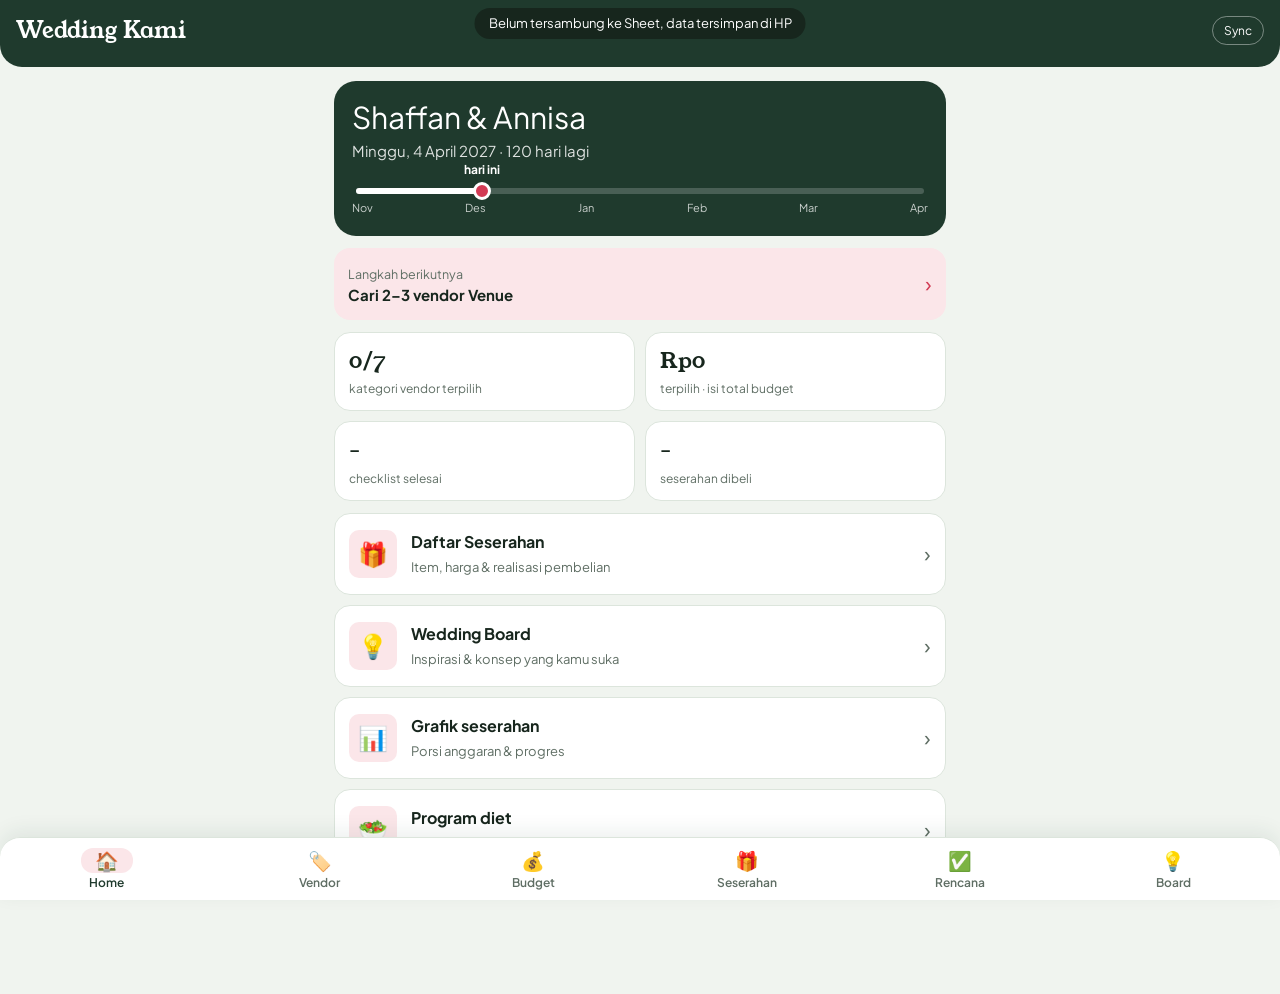
<file: index.html>
<!doctype html><html lang="id"><head><meta charset="utf-8"><meta name="viewport" content="width=device-width,initial-scale=1,viewport-fit=cover"><meta name="theme-color" content="#1f3a2d"><link rel="manifest" href="manifest.json"><link rel="apple-touch-icon" href="apple-touch-icon.png"><title>Shaffan & Annisa</title><link href="https://fonts.googleapis.com/css2?family=Young+Serif&family=Plus+Jakarta+Sans:wght@400;600;700&display=swap" rel="stylesheet"><link rel="stylesheet" href="style.css"></head><body><header><div class="hbtns"><button onclick="toast('Menyinkronkan...');sync()">Sync</button></div><h1>Wedding Kami</h1><small id="sub"></small></header><div id="st"></div><main id="m"></main><nav></nav><script src="app.js"></script><script src="wed.js"></script><script>
renderNav('home');
const PRIO=['venue','katering','dekor','foto','mua','musik','wo'];
window.drawPage=function(){
  const all=wl().vendors,plan=JSON.parse(localStorage.sr_plan||'null'),dt=new Date(((plan&&plan.info&&plan.info.date)||'2027-04-04')+'T00:00'),now=new Date(),start=new Date('2026-11-01T00:00');
  const days=Math.ceil((dt-now)/864e5),pc=Math.max(0,Math.min(100,(now-start)/(dt-start)*100));
  const tk=plan?plan.sections.flatMap(s=>s.tasks):[],td=tk.filter(t=>t.done).length;
  const nc=PRIO.find(id=>!all.some(v=>v.cat===id&&chosen(v))),cn=nc&&CATS.find(c=>c[0]===nc),nv=nc?all.filter(v=>v.cat===nc).length:0;
  const total=kvGet('budget',0),used=all.filter(chosen).reduce((a,v)=>a+(v.price||0),0),t=items.length?tot():null;
  $('#sub').textContent='';
  const mons=[];for(let d=new Date(start);d<=dt;d.setMonth(d.getMonth()+1))mons.push(d.toLocaleDateString('id-ID',{month:'short'}));
  $('#m').innerHTML=`<div class="hero"><h2>Shaffan &amp; Annisa</h2><p>${dt.toLocaleDateString('id-ID',{weekday:'long',day:'numeric',month:'long',year:'numeric'})} · ${days>0?days+' hari lagi':'hari bahagia'}</p>
   <div class="strip"><i style="width:${pc}%"></i><b style="left:${pc}%"></b><em style="left:${Math.min(90,Math.max(10,pc))}%">hari ini</em></div><div class="mon">${mons.map(m=>'<span>'+m+'</span>').join('')}</div></div>
  ${cn?`<a class="next" href="vendor.html#${nc}"><div><small>Langkah berikutnya</small><b>${nv?'Pilih satu dari '+nv+' vendor '+cn[1]:'Cari 2–3 vendor '+cn[1]}</b></div><span class="go">›</span></a>`:'<div class="next"><div><small>Langkah berikutnya</small><b>Semua kategori utama sudah punya vendor. Cek jadwal DP & pelunasan.</b></div></div>'}
  <div class="tiles"><a class="tile" href="vendor.html"><b class="num">${CATS.filter(c=>c[0]!=='lain'&&all.some(v=>v.cat===c[0]&&chosen(v))).length}/7</b><span>kategori vendor terpilih</span></a>
   <a class="tile" href="budget.html"><b class="num">${total?Math.round(used/total*100)+'%':R(used)}</b><span>${total?'budget terpakai':'terpilih · isi total budget'}</span></a>
   <a class="tile" href="planning.html"><b class="num">${tk.length?td+'/'+tk.length:'-'}</b><span>checklist selesai</span></a>
   <a class="tile" href="daftar.html"><b class="num">${t?t.dn+'/'+t.n:'-'}</b><span>seserahan dibeli</span></a></div>
  ${[['daftar.html','🎁','Daftar Seserahan','Item, harga & realisasi pembelian'],['board.html','💡','Wedding Board','Inspirasi & konsep yang kamu suka'],['grafik.html','📊','Grafik seserahan','Porsi anggaran & progres'],['diet.html','🥗','Program diet','Target & catatan harian']].map(x=>`<a class="menu-item" href="${x[0]}"><div class="menu-icon" style="background:var(--tint)">${x[1]}</div><div class="menu-text"><b>${x[2]}</b><small>${x[3]}</small></div><div class="menu-arrow">›</div></a>`).join('')}
  <div class="mute" style="text-align:center;margin-top:14px">Versi ${localStorage.app_v||'-'}</div>`;
};
drawPage();
</script></body></html>
</file>
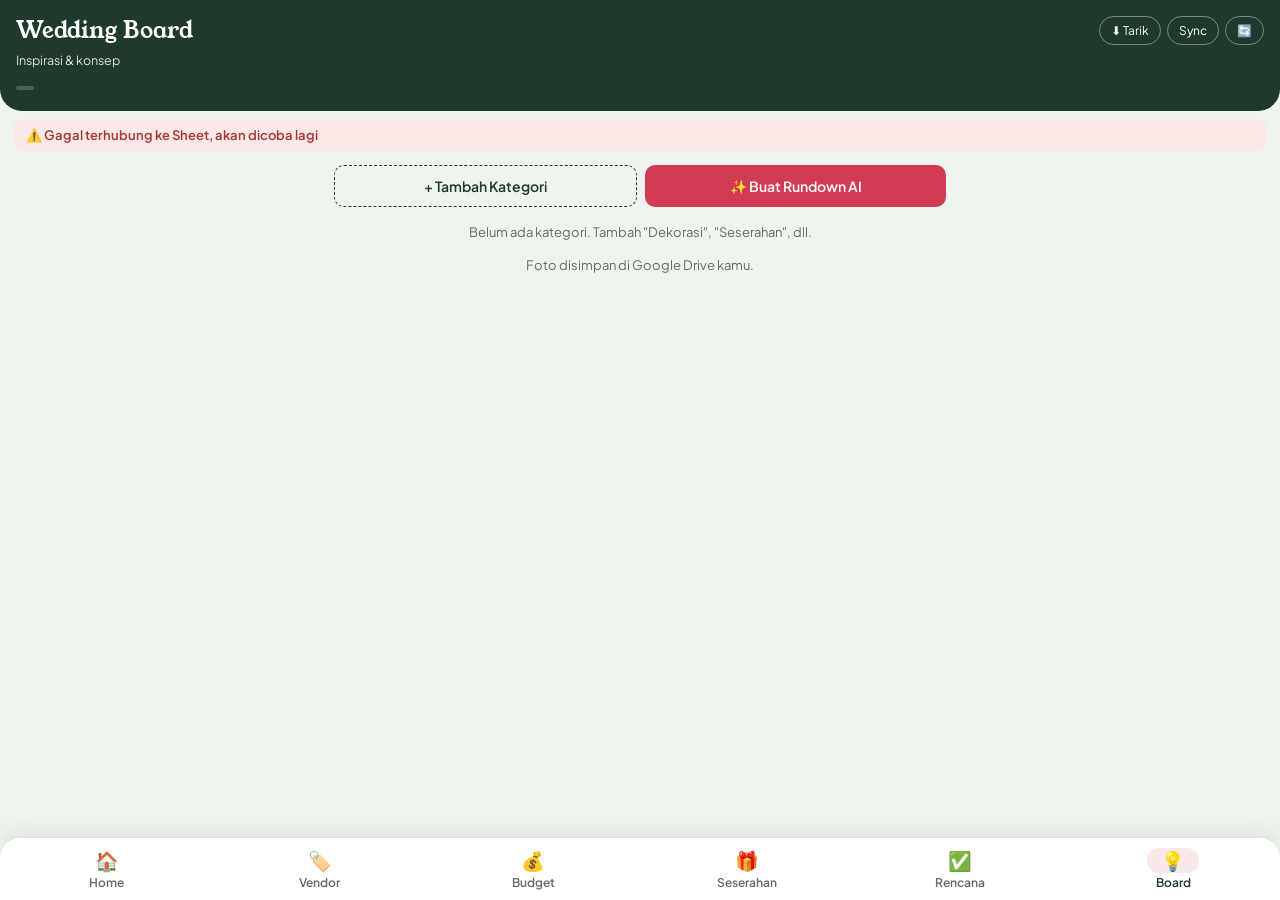
<file: board.html>
<!doctype html><html lang="id"><head><meta charset="utf-8">
<meta name="viewport" content="width=device-width,initial-scale=1,viewport-fit=cover">
<meta name="theme-color" content="#1f3a2d"><link rel="manifest" href="manifest.json">
<title>Wedding Board</title>
<link href="https://fonts.googleapis.com/css2?family=Young+Serif&family=Plus+Jakarta+Sans:wght@400;600;700&display=swap" rel="stylesheet">
<link rel="stylesheet" href="style.css">
<style>
button{cursor:pointer;touch-action:manipulation}
</style>
</head><body>
<header>
  <div class="hbtns">
    <button onclick="forcePull()" title="Tarik data dari Sheet">⬇️ Tarik</button>
    <button onclick="toast('Menyinkronkan...');syncBoard()">Sync</button>
    <button onclick="manualUpdate()">🔄</button>
  </div>
  <h1>Wedding Board</h1>
  <small>Inspirasi & konsep</small>
  <div><span id="cn" class="badge"></span></div>
</header>
<div id="st"></div>
<div id="bst" style="margin:8px 14px 0;padding:8px 12px;border-radius:8px;font:600 13px Plus Jakarta Sans,sans-serif;display:none"></div>
<main id="m"></main>
<nav></nav>
<script src="app.js"></script>
<script>
renderNav('board');
const BK='sr_board';

function uid(){return Math.random().toString(36).slice(2,9)}
function esc(s){return String(s==null?'':s).replace(/&/g,'&amp;').replace(/"/g,'&quot;').replace(/</g,'&lt;').replace(/>/g,'&gt;')}

function loadBoardLocal(){
  try{
    const j=JSON.parse(localStorage[BK]||'null');
    if(!j||!Array.isArray(j.sections)) return {sections:[],del:{}};
    if(!j.del||typeof j.del!=='object') j.del={};
    return j;
  }catch(e){ return {sections:[],del:{}}; }
}

// ===== SYNC BOARD (merge di server, anti-timpa) =====
// Server menggabungkan data HP + laptop per item (id + waktu ubah), jadi tidak ada yang saling menimpa.
function apiUrl(){ return localStorage[K] || DEFAULT_URL; }
let boardVer=0, boardSyncing=null, boardErr='';
function setBoardStatus(){
  const e=document.getElementById('bst'); if(!e) return;
  const dirty=localStorage.sr_board_dirty==='1';
  if(boardErr){ e.style.background='#fde8e8'; e.style.color='#a33'; e.textContent='⚠️ '+boardErr; }
  else { e.style.background='#eef5ee'; e.style.color='#3d5f40';
    e.textContent=dirty?'⏳ Perubahan menunggu terkirim ke Sheet...':('✅ Tersinkron'+(localStorage.sr_board_last?' '+localStorage.sr_board_last:'')); }
}
function syncBoard(){
  if(boardSyncing) return boardSyncing;
  boardSyncing=(async()=>{
    try{
      for(let i=0;i<5;i++){
        if(!navigator.onLine){ boardErr='Offline, data tersimpan di perangkat ini'; break; }
        const ver=boardVer, local=loadBoardLocal();
        let j;
        try{
          const res=await fetch(apiUrl(),{method:'POST',headers:{'Content-Type':'text/plain'},body:JSON.stringify({action:'boardSave',data:local})});
          const txt=await res.text();
          try{ j=JSON.parse(txt); }catch(e){
            boardErr='Apps Script belum versi terbaru. Di editor: Deploy > Manage deployments > Edit > New version > Deploy.'; break;
          }
        }catch(e){ boardErr='Gagal terhubung ke Sheet, akan dicoba lagi'; break; }
        if(j.error){ boardErr='Server: '+j.error; break; }
        if(!j.ok||!j.data||!Array.isArray(j.data.sections)){ boardErr='Balasan server tidak dikenali'; break; }
        boardErr='';
        if(ver!==boardVer) continue;           // ada edit baru saat request jalan -> kirim ulang, jangan timpa
        localStorage[BK]=JSON.stringify(j.data);
        localStorage.sr_board_dirty='0';
        localStorage.sr_board_last=new Date().toLocaleTimeString('id-ID',{hour:'2-digit',minute:'2-digit'});
        break;
      }
    } finally { boardSyncing=null; setBoardStatus(); drawPage(); }
  })();
  return boardSyncing;
}

function initBoard(){
  if(!localStorage[K]) localStorage[K]=DEFAULT_URL;                 // pastikan perangkat ini tersambung
  const q=q_().filter(x=>x.action!=='boardSave'); if(q.length!==q_().length) setq(q); // buang antrean board versi lama
  drawPage(); syncBoard();
}
function forcePull(){ toast('Menyinkronkan...'); syncBoard(); }

function saveBoard(p){
  boardVer++;
  localStorage[BK]=JSON.stringify(p);
  localStorage.sr_board_dirty='1';
  drawPage(); setBoardStatus();
  syncBoard();
}

function formModal(title, fields, onSave){
  const m=document.createElement('div'); m.id='md';
  m.onclick=ev=>{ if(ev.target===m) m.remove(); };
  m.innerHTML='<div class="mc"><h3>'+esc(title)+'</h3>'+
    fields.map(f=>{
      if(f.type==='textarea') return '<label>'+esc(f.label)+'</label><textarea id="fm_'+f.key+'" style="width:100%;padding:9px;border:1px solid var(--line);border-radius:8px;font:inherit;min-height:80px">'+esc(f.value||'')+'</textarea>';
      if(f.type==='file') return '<label>'+esc(f.label)+'</label><input id="fm_'+f.key+'" type="file" accept="image/*" style="display:block;margin-bottom:10px">';
      return '<label>'+esc(f.label)+'</label><input id="fm_'+f.key+'" type="'+(f.type||'text')+'" value="'+esc(f.value||'')+'" placeholder="'+esc(f.placeholder||'')+'">';
    }).join('')+
    '<div class="grid" style="margin-top:20px"><button data-act="form-cancel" style="padding:13px;border:0;border-radius:10px;background:#eee;color:var(--ink);font:600 15px Plus Jakarta Sans,sans-serif">Batal</button><button data-act="form-save" style="padding:13px;border:0;border-radius:10px;background:var(--wine);color:#fff;font:600 15px Plus Jakarta Sans,sans-serif">Simpan</button></div></div>';
  m._fields=fields; m._onSave=onSave; document.body.appendChild(m);
}
function confirmModal(title, message, onYes){
  const m=document.createElement('div'); m.id='md';
  m.onclick=ev=>{ if(ev.target===m) m.remove(); };
  m.innerHTML='<div class="mc"><h3>'+esc(title)+'</h3><p class="mute" style="margin:14px 0">'+esc(message)+'</p>'+
    '<div class="grid" style="margin-top:20px"><button data-act="cf-no" style="padding:13px;border:0;border-radius:10px;background:#eee;color:var(--ink);font:600 15px Plus Jakarta Sans,sans-serif">Batal</button><button data-act="cf-yes" style="padding:13px;border:0;border-radius:10px;background:var(--wine);color:#fff;font:600 15px Plus Jakarta Sans,sans-serif">Ya, lanjut</button></div></div>';
  m._onYes=onYes; document.body.appendChild(m);
}

async function compressImage(file){
  return new Promise((resolve,reject)=>{
    const reader=new FileReader();
    reader.onload=e=>{
      const img=new Image();
      img.onload=()=>{
        const canvas=document.createElement('canvas');
        const MAX=800;
        let w=img.width, h=img.height;
        if(w>MAX){ h=h*(MAX/w); w=MAX; }
        if(h>MAX){ w=w*(MAX/h); h=MAX; }
        canvas.width=w; canvas.height=h;
        canvas.getContext('2d').drawImage(img,0,0,w,h);
        resolve(canvas.toDataURL('image/jpeg',0.7));
      };
      img.src=e.target.result;
    };
    reader.onerror=reject;
    reader.readAsDataURL(file);
  });
}
async function uploadToDrive(dataUrl, filename){
  const u=localStorage[K];
  if(!u) throw new Error('Belum tersambung ke Google Sheet');
  const res=await fetch(u,{
    method:'POST', headers:{'Content-Type':'text/plain'},
    body:JSON.stringify({action:'uploadImage', base64:dataUrl, filename, mime:'image/jpeg'})
  });
  const j=await res.json();
  if(j.error) throw new Error(j.error);
  return j.url;
}

function addSection(){
  formModal('Tambah Kategori Board',[
    {key:'label', label:'Nama Kategori', value:'', placeholder:'Dekorasi, Seserahan, Venue, dll'}
  ], vals=>{
    if(!vals.label) return toast('Isi nama kategori');
    const p=loadBoardLocal();
    p.sections.push({id:uid(), label:vals.label, u:Date.now(), items:[]});
    saveBoard(p); toast('Kategori ditambahkan');
  });
}
function editSection(secId){
  const p=loadBoardLocal(); const s=p.sections.find(x=>x.id===secId); if(!s)return;
  formModal('Edit Kategori',[{key:'label', label:'Nama Kategori', value:s.label}],vals=>{
    if(!vals.label) return toast('Isi nama kategori');
    s.label=vals.label; s.u=Date.now(); saveBoard(p);
  });
}
function delSection(secId){
  confirmModal('Hapus Kategori?','Semua gambar di dalamnya akan dihapus dari daftar ini (file di Drive tetap aman).',()=>{
    const p=loadBoardLocal(); p.sections=p.sections.filter(x=>x.id!==secId); p.del[secId]=Date.now(); saveBoard(p); toast('Dihapus');
  });
}

async function openItemModal(secId, itemId){
  const p=loadBoardLocal(); const sec=p.sections.find(x=>x.id===secId); if(!sec)return;
  const isNew=!itemId;
  const it=isNew ? {title:'',note:'',img:'',tiktok:''} : (sec.items.find(x=>x.id===itemId)||{title:'',note:'',img:'',tiktok:''});
  
  const m=document.createElement('div'); m.id='md';
  m.onclick=ev=>{ if(ev.target===m) m.remove(); };
  m.innerHTML='<div class="mc"><h3>'+(isNew?'Tambah':'Edit')+' Inspirasi</h3>'+
    '<div class="sec">KATEGORI: '+esc(sec.label)+'</div>'+
    
    '<label>Link TikTok (Opsional)</label>'+
    '<div style="display:flex;gap:8px">'+
      '<input id="b_tk" type="url" value="'+esc(it.tiktok||'')+'" placeholder="https://vt.tiktok.com/..." style="flex:1">'+
      '<button id="b_fetch" type="button" style="padding:0 12px;border:1px solid var(--wine);background:none;color:var(--wine);border-radius:8px;font:600 13px Plus Jakarta Sans,sans-serif">Ambil</button>'+
    '</div>'+

    '<label>Judul</label><input id="b_t" type="text" value="'+esc(it.title)+'" placeholder="Contoh: Bunga rustic">'+
    '<label>Catatan / Konsep</label><textarea id="b_n" style="width:100%;padding:9px;border:1px solid var(--line);border-radius:8px;font:inherit;min-height:80px" placeholder="Tulis ide, warna, alur, dll...">'+esc(it.note)+'</textarea>'+
    '<label>Ganti Foto (kosongkan jika tidak diubah)</label><input id="b_f" type="file" accept="image/*" style="display:block;margin-bottom:10px">'+
    '<img id="b_prev" src="'+esc(it.img||'')+'" style="width:100%;max-height:200px;object-fit:contain;background:#eee;border-radius:8px;margin-bottom:10px;display:'+(it.img?'block':'none')+'">'+
    '<div class="grid" style="margin-top:20px"><button id="b_cancel" style="padding:13px;border:0;border-radius:10px;background:#eee;color:var(--ink);font:600 15px Plus Jakarta Sans,sans-serif">Batal</button><button id="b_save" style="padding:13px;border:0;border-radius:10px;background:var(--wine);color:#fff;font:600 15px Plus Jakarta Sans,sans-serif">Simpan</button></div></div>';
  document.body.appendChild(m);

  let fetchedImg='';
  document.getElementById('b_fetch').onclick = async () => {
    const tkUrl = document.getElementById('b_tk').value.trim();
    if(!tkUrl) return toast('Masukkan link TikTok dulu');
    const btn = document.getElementById('b_fetch'); btn.textContent='...'; btn.disabled=true;
    try {
      const res = await fetch(apiUrl(), {method:'POST', headers:{'Content-Type':'text/plain'}, body:JSON.stringify({action:'tiktokInfo', url:tkUrl})});
      let data; try{ data=JSON.parse(await res.text()); }catch(e){ throw new Error('Apps Script belum versi terbaru'); }
      if(data.error) throw new Error(data.error);
      if(data.title) document.getElementById('b_t').value = data.title;
      if(data.img){ fetchedImg=data.img; const pv=document.getElementById('b_prev'); pv.src=data.img; pv.style.display='block'; }
      toast(data.img ? 'Judul & thumbnail diambil' : 'Judul diambil (tanpa thumbnail)');
    } catch(e) {
      toast('Gagal: '+e.message);
    }
    btn.textContent='Ambil'; btn.disabled=false;
  };
  document.getElementById('b_tk').onchange = () => {
    if(document.getElementById('b_tk').value.trim() && !document.getElementById('b_t').value.trim()) document.getElementById('b_fetch').click();
  };

  document.getElementById('b_cancel').onclick=()=>m.remove();
  document.getElementById('b_save').onclick=async()=>{
    const title=document.getElementById('b_t').value.trim();
    const note=document.getElementById('b_n').value.trim();
    const tiktok=document.getElementById('b_tk').value.trim();
    const file=document.getElementById('b_f').files[0];
    if(!title) return toast('Isi judul');
    
    const btn=document.getElementById('b_save'); btn.textContent='Menyimpan...'; btn.disabled=true;

    try{
      let imgUrl=fetchedImg||it.img;
      if(file){
        const dataUrl=await compressImage(file);
        imgUrl=await uploadToDrive(dataUrl, 'board_'+Date.now()+'.jpg');
      }
      const p2=loadBoardLocal();
      const sec2=p2.sections.find(x=>x.id===secId);
      if(!sec2){ toast('Kategori sudah dihapus'); m.remove(); return; }
      if(itemId){
        const it2=sec2.items.find(x=>x.id===itemId);
        if(it2){ it2.title=title; it2.note=note; it2.img=imgUrl; it2.tiktok=tiktok; it2.u=Date.now(); }
      } else {
        sec2.items.push({id:uid(), title, note, img:imgUrl, tiktok, u:Date.now()});
      }
      saveBoard(p2);
      m.remove(); toast('Tersimpan');
    }catch(err){
      toast('Gagal upload: '+err.message);
      btn.textContent='Simpan'; btn.disabled=false;
    }
  };
}

function delItem(secId,itemId){
  confirmModal('Hapus Inspirasi?','Item ini akan dihapus dari board.',()=>{
    const p=loadBoardLocal(); const sec=p.sections.find(x=>x.id===secId); if(!sec)return;
    sec.items=sec.items.filter(x=>x.id!==itemId); p.del[itemId]=Date.now(); saveBoard(p); toast('Dihapus');
  });
}

// ===== FITUR AI RUNDOWN =====
async function generateRundownAI() {
  if(!localStorage[K]) return toast('Sambungkan ke Google Sheet dulu');
  const p = loadBoardLocal();
  if(!p.sections.length) return toast('Board masih kosong, isi inspirasi dulu');

  let promptText = "Berikut adalah kumpulan inspirasi pernikahan kami dari berbagai video TikTok dan catatan pribadi:\n\n";
  p.sections.forEach(s => {
    promptText += `=== KATEGORI: ${s.label} ===\n`;
    s.items.forEach(it => {
      promptText += `- Referensi: ${it.title}\n`;
      promptText += `  Link: ${it.tiktok || 'Tidak ada link'}\n`;
      promptText += `  Konsep/Detail: ${it.note || 'Tidak ada catatan detail'}\n\n`;
    });
  });
  promptText += "\nTolong susun semua ide di atas menjadi satu ALUR ACARA (RUNDOWN) PERNIKAHAN yang utuh dan berurutan dari awal hingga akhir. Gabungkan ide-ide dari video TikTok yang berbeda menjadi satu kesatuan acara yang harmonis.";

  toast('AI sedang merangkai alur... (tunggu ± 10 detik)');
  
  try {
    const loadingModal = document.createElement('div'); loadingModal.id = 'md_loading';
    loadingModal.innerHTML = '<div style="position:fixed;inset:0;background:#0007;z-index:10000;display:flex;align-items:center;justify-content:center;color:#fff;font:600 16px Plus Jakarta Sans,sans-serif">✨ AI sedang menyusun alur...</div>';
    document.body.appendChild(loadingModal);

    const res = await fetch(localStorage[K], {
      method: 'POST', headers: {'Content-Type': 'text/plain'},
      body: JSON.stringify({action: 'generateAI', prompt: promptText})
    });
    
    const txt = await res.text();
    let j;
    try {
      j = JSON.parse(txt);
    } catch (e) {
      throw new Error("Apps Script belum di-Deploy ulang (New Version) atau Error.");
    }

    loadingModal.remove();

    if(j.error) throw new Error(j.error);
    
    const m = document.createElement('div'); m.id = 'md';
    m.onclick = ev => { if(ev.target === m) m.remove(); };
    m.innerHTML = `<div class="mc"><h3>✨ Alur & Rundown AI</h3>
      <p class="mute" style="margin-bottom:12px">Dibuat berdasarkan gabungan semua video TikTok dan catatan di Board kamu.</p>
      <div style="white-space:pre-wrap;font-size:14px;line-height:1.6;background:#f0f4ef;padding:14px;border-radius:8px;border:1px solid var(--line);max-height:60vh;overflow-y:auto">${esc(j.result)}</div>
      <button onclick="document.getElementById('md').remove()" style="width:100%;padding:14px;margin-top:16px;border:0;border-radius:10px;background:var(--wine);color:#fff;font:600 15px Plus Jakarta Sans,sans-serif">Tutup</button>
    </div>`;
    document.body.appendChild(m);
    
  } catch(err) {
    const lm = document.getElementById('md_loading');
    if(lm) lm.remove();
    toast('Gagal generate AI: ' + err.message);
  }
}

document.body.addEventListener('click',e=>{
  const b=e.target.closest('[data-act]'); if(!b)return;
  const act=b.dataset.act;
  if(act==='form-cancel'||act==='cf-no'){ const m=document.getElementById('md'); if(m) m.remove(); return; }
  if(act==='form-save'){
    const m=document.getElementById('md'); if(!m)return;
    const vals={};
    m._fields.forEach(f=>{ const el=document.getElementById('fm_'+f.key); vals[f.key]=el?el.value.trim():''; });
    m._onSave(vals); m.remove(); return;
  }
  if(act==='cf-yes'){
    const m=document.getElementById('md'); if(!m)return;
    const cb=m._onYes; m.remove(); if(cb) cb(); return;
  }
  const sec=b.dataset.sec, item=b.dataset.item;
  if(act==='sec-add') return addSection();
  if(act==='sec-edit') return editSection(sec);
  if(act==='sec-del') return delSection(sec);
  if(act==='item-add') return openItemModal(sec);
  if(act==='item-edit') return openItemModal(sec,item);
  if(act==='item-del') return delItem(sec,item);
});

window.sync=function(){ return syncBoard(); };

window.drawPage=function(){
  const p=loadBoardLocal();
  
  let html='<div style="display:flex;gap:8px;margin-bottom:16px">'+
  '<button data-act="sec-add" style="padding:11px;border-radius:10px;font:600 14px Plus Jakarta Sans,sans-serif;flex:1;border:1px dashed var(--wine);background:none;color:var(--wine)">+ Tambah Kategori</button>'+
  '<button onclick="generateRundownAI()" style="padding:11px;border-radius:10px;font:600 14px Plus Jakarta Sans,sans-serif;flex:1;border:0;background:var(--gold);color:#fff">✨ Buat Rundown AI</button>'+
  '</div>';
  
  if(!p.sections.length) html+='<p class="mute" style="text-align:center">Belum ada kategori. Tambah "Dekorasi", "Seserahan", dll.</p>';

  p.sections.forEach(s=>{
    html+='<div class="board-sec">';
    html+='<h3>'+esc(s.label)+'</h3>';
    html+='<div style="display:flex;gap:6px;margin-bottom:10px">';
    html+='<button data-act="sec-edit" data-sec="'+s.id+'" style="padding:4px 10px;border:1px solid var(--wine);background:none;color:var(--wine);border-radius:8px;font-size:12px">✏️ Kategori</button>';
    html+='<button data-act="sec-del" data-sec="'+s.id+'" style="padding:4px 10px;border:1px solid var(--line);background:none;color:#a33;border-radius:8px;font-size:12px">🗑️</button>';
    html+='</div>';
    
    html+='<div class="board-grid">';
    s.items.forEach(it=>{
      html+='<div class="board-card">'+
        (it.img?'<img class="img" src="'+esc(it.img)+'" loading="lazy">':'<div class="img empty">📷</div>')+
        '<div class="body">'+
          '<b>'+esc(it.title)+'</b>'+
          (it.note?'<small>'+esc(it.note)+'</small>':'')+
        '</div>'+
        '<button class="del-btn" data-act="item-del" data-sec="'+s.id+'" data-item="'+it.id+'">✕</button>'+
        '<div style="display:flex;border-top:1px solid var(--line)">'+
          '<button data-act="item-edit" data-sec="'+s.id+'" data-item="'+it.id+'" style="flex:1;padding:8px;border:0;background:none;font:600 12px Plus Jakarta Sans,sans-serif;color:var(--wine)">Edit</button>'+
        '</div>'+
      '</div>';
    });
    html+='<div class="board-card" style="display:flex;align-items:center;justify-content:center;cursor:pointer;min-height:100px" data-act="item-add" data-sec="'+s.id+'"><div style="font-size:24px;color:#ccc">+</div></div>';
    html+='</div></div>';
  });
  
  html+='<div class="mute" style="text-align:center;margin-top:14px">Foto disimpan di Google Drive kamu.</div>';
  document.getElementById('m').innerHTML=html;
  const bs=document.getElementById('bst'); if(bs){ bs.style.display='block'; setBoardStatus(); }
};

initBoard();
window.addEventListener('online',()=>syncBoard());
document.addEventListener('visibilitychange',()=>{ if(!document.hidden) syncBoard(); });
setInterval(()=>{ if(!document.hidden) syncBoard(); },30000);
</script>
</body></html>
</file>
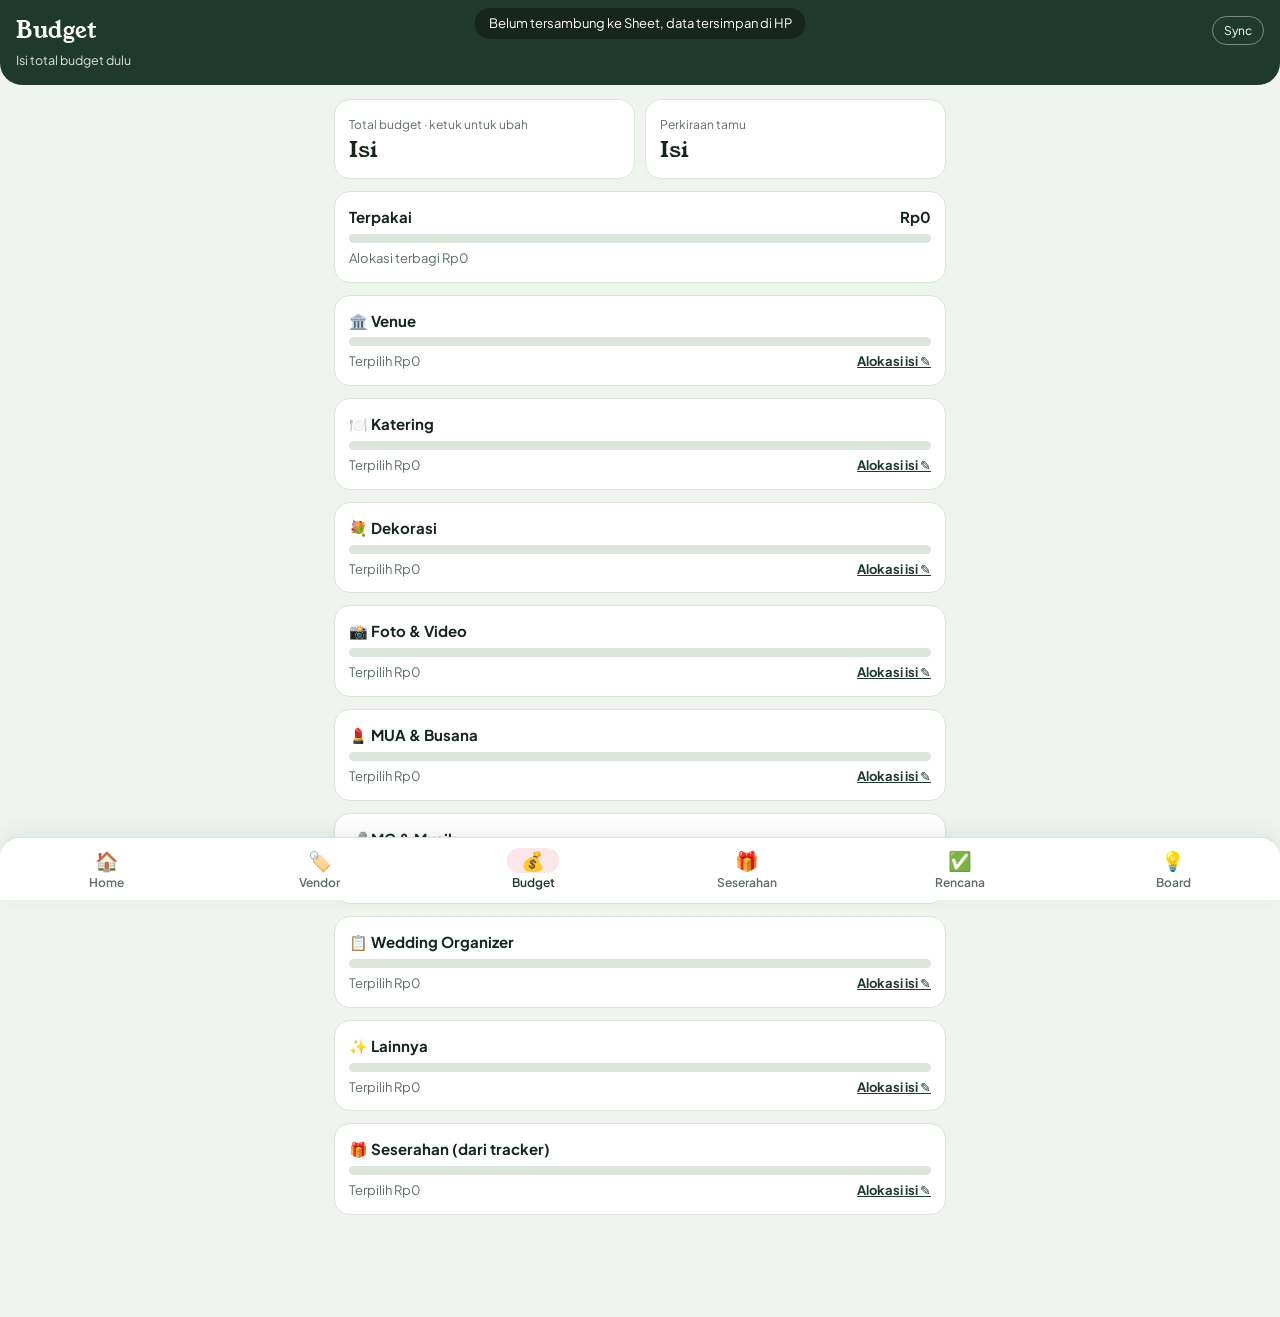
<file: budget.html>
<!doctype html><html lang="id"><head><meta charset="utf-8"><meta name="viewport" content="width=device-width,initial-scale=1,viewport-fit=cover"><meta name="theme-color" content="#1f3a2d"><link rel="manifest" href="manifest.json"><link rel="apple-touch-icon" href="apple-touch-icon.png"><title>Budget</title><link href="https://fonts.googleapis.com/css2?family=Young+Serif&family=Plus+Jakarta+Sans:wght@400;600;700&display=swap" rel="stylesheet"><link rel="stylesheet" href="style.css"></head><body><header><div class="hbtns"><button onclick="toast('Menyinkronkan...');sync()">Sync</button></div><h1>Budget</h1><small id="sub"></small></header><div id="st"></div><main id="m"></main><nav></nav><script src="app.js"></script><script src="wed.js"></script><script>
renderNav('budget');
function setv(k,lab){const x=prompt(lab,kvGet(k,0)||'');if(x!==null)kvSet(k,Number(String(x).replace(/\D/g,''))||0)}
window.drawPage=function(){
  const all=wl().vendors,total=kvGet('budget',0),tr=items.length?tot():{b:0};
  const rows=CATS.map(c=>({c,sp:all.filter(v=>v.cat===c[0]&&chosen(v)).reduce((a,v)=>a+(v.price||0),0),al:kvGet('alloc_'+c[0],0)}));
  rows.push({c:['sers','Seserahan (dari tracker)','🎁'],sp:tr.b,al:kvGet('alloc_sers',0)});
  const used=rows.reduce((a,x)=>a+x.sp,0),alloc=rows.reduce((a,x)=>a+x.al,0),g=kvGet('guests',0);
  $('#sub').textContent=total?R(total-used)+' tersisa dari total budget':'Isi total budget dulu';
  $('#m').innerHTML=`<div class="tiles"><div class="tile" onclick="setv('budget','Total budget (Rp)')"><span>Total budget · ketuk untuk ubah</span><b class="num">${total?R(total):'Isi'}</b></div>
  <div class="tile" onclick="setv('guests','Perkiraan jumlah tamu')"><span>Perkiraan tamu</span><b class="num">${g||'Isi'}</b></div></div>
  <div class="card"><div class="row"><b>Terpakai</b><b>${R(used)}</b></div><div class="bar"><i style="width:${total?Math.min(100,used/total*100):0}%;background:${total&&used>total?'#d23b54':''}"></i></div>
  <div class="mute">Alokasi terbagi ${R(alloc)}${total?' · belum dibagi '+R(total-alloc):''}${g&&used?' · ±'+R(used/g)+' per tamu':''}</div></div>
  ${rows.map(x=>`<div class="card"><div class="row"><b>${x.c[2]} ${x.c[1]}</b><span class="mute">${x.sp&&x.al?Math.round(x.sp/x.al*100)+'%':''}</span></div>
  <div class="bar"><i style="width:${x.al?Math.min(100,x.sp/x.al*100):0}%;background:${x.al&&x.sp>x.al?'#d23b54':''}"></i></div>
  <div class="row mute"><span>Terpilih ${R(x.sp)}</span><a href="#" onclick="setv('alloc_${x.c[0]}','Alokasi ${x.c[1]} (Rp)');return false" style="color:var(--leaf);font-weight:700">Alokasi ${x.al?R(x.al):'isi'} ✎</a></div></div>`).join('')}`;
};
drawPage();
</script></body></html>
</file>
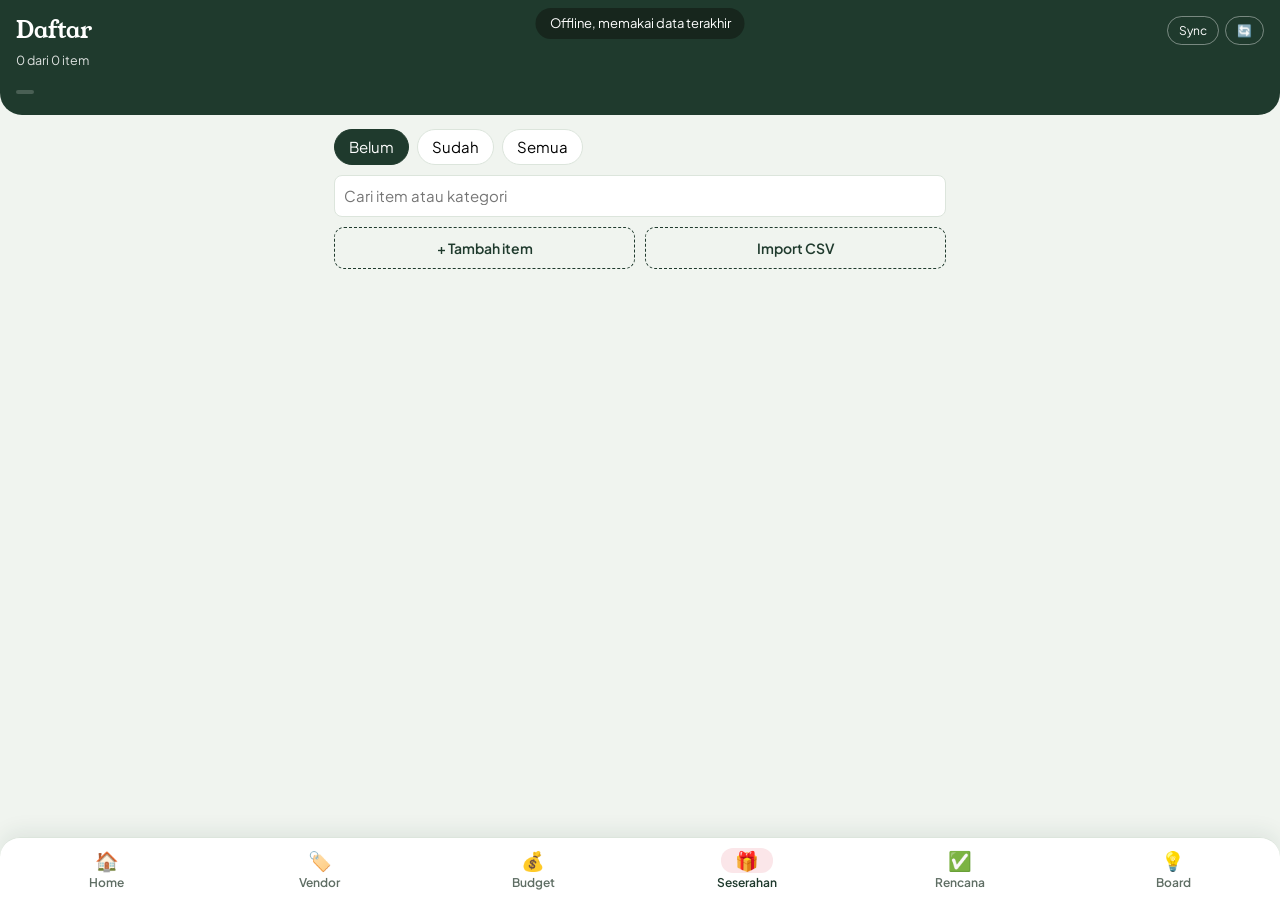
<file: daftar.html>
<!doctype html><html lang="id"><head><meta charset="utf-8">
<meta name="viewport" content="width=device-width,initial-scale=1,viewport-fit=cover">
<meta name="theme-color" content="#1f3a2d"><link rel="manifest" href="manifest.json">
<title>Daftar · Seserahan</title>
<link href="https://fonts.googleapis.com/css2?family=Young+Serif&family=Plus+Jakarta+Sans:wght@400;600;700&display=swap" rel="stylesheet">
<link rel="stylesheet" href="style.css">
</head><body>
<header>
  <div class="hbtns"><button onclick="cfg()">Sheet</button><button onclick="toast('Menyinkronkan...');sync()">Sync</button><button onclick="manualUpdate()">🔄</button></div>
  <h1>Daftar</h1>
  <small id="sub"></small><small id="sy"></small>
  <div><span id="cn" class="badge"></span></div>
</header>
<div id="st"></div>
<main id="m"></main>
<nav></nav>
<script src="app.js"></script>
<script>
renderNav('daftar');
let flt='belum',q='',open=null,adding=false,importing=false,imp=[];
function list(){
  let a=items.filter(x=>flt==='semua'||(flt==='belum')!==x.done).filter(x=>(x.item+x.cat+x.notes).toLowerCase().includes(q));
  if(flt==='belum')a.sort((x,y)=>(x.tgl||'9').localeCompare(y.tgl||'9'));
  const bs='padding:11px;border-radius:10px;font:600 14px Plus Jakarta Sans,sans-serif;';
  return`<div class="chips">${['belum','sudah','semua'].map(f=>`<button class="${f===flt?'on':''}" onclick="flt='${f}';drawPage()">${f[0].toUpperCase()+f.slice(1)}</button>`).join('')}</div>
  <input type="search" placeholder="Cari item atau kategori" value="${q}" oninput="q=this.value.toLowerCase();drawPage();this.focus()" style="margin-bottom:10px">
  <div class="row" style="margin-bottom:12px">
    <button onclick="adding=!adding;importing=false;drawPage()" style="${bs}flex:1;border:1px dashed var(--wine);background:none;color:var(--wine)">${adding?'Batal':'+ Tambah item'}</button>
    <button onclick="importing=!importing;adding=false;drawPage()" style="${bs}flex:1;border:1px dashed var(--wine);background:none;color:var(--wine)">${importing?'Batal':'Import CSV'}</button>
  </div>`+(adding?formAdd():'')+(importing?impPanel():'')+
  a.map(x=>`<div class="card ${x.done?'done':''}"><div class="it">
    <input type="checkbox" ${x.done?'checked':''} onchange="tg(${x.no},this.checked)">
    <div class="t" onclick="open=open===${x.no}?null:${x.no};drawPage()">
      <div class="nm"><b>${x.item}</b></div>
      <div class="mute">${x.cat} · ${x.qty} ${x.unit||''} · ${R(x.total)}</div>
      <div class="tag">${x.tgl?(x.done?'Dibeli ':'Rencana ')+fd(x.tgl):'Belum ada tanggal'}</div>
      ${x.notes?`<div class="mute">${x.notes}</div>`:''}
      ${x.done&&(x.rbrand||x.real)?`<div class="mute" style="color:var(--sage)">Dibeli: ${x.rbrand||'-'} · ${R(x.real||x.total)}${(x.real||x.total)!==x.total?' <b>'+(x.real>x.total?'(+':'(–')+R(Math.abs((x.real||x.total)-x.total))+')</b>':''}</div>`:''}
    </div>
    <button class="pencil" onclick="event.stopPropagation();openEdit(${x.no})">✏️</button>
  </div>${open===x.no?exp(x):''}</div>`).join('')||'<p class="mute">Tidak ada item.</p>';
}
function formAdd(){return`<div class="card"><div class="ex" style="margin:0">
 <div style="grid-column:1/3"><label>Nama item</label><input id="a_i" type="search"></div>
 <div><label>Kategori</label><input id="a_c" type="search" list="cl" placeholder="Makeup, Skincare…"><datalist id="cl">${[...new Set(items.map(x=>x.cat))].map(c=>`<option value="${c}">`).join('')}</datalist></div>
 <div><label>Merk / catatan</label><input id="a_n" type="search"></div>
 <div><label>Qty</label><input id="a_q" type="number" value="1"></div>
 <div><label>Harga satuan (Rp)</label><input id="a_p" type="number"></div>
 <div style="grid-column:1/3"><label>Link / nama tempat</label><input id="a_l" type="search"></div>
 <div style="grid-column:1/3"><label>Tanggal rencana beli (opsional)</label><input id="a_t" type="date"></div>
 <button onclick="add()" style="grid-column:1/3;padding:12px;border:0;border-radius:10px;background:var(--wine);color:#fff;font:600 15px Plus Jakarta Sans,sans-serif">Simpan item</button>
 </div></div>`}
function impPanel(){const bs='padding:11px;border-radius:10px;font:600 14px Plus Jakarta Sans,sans-serif;';return`<div class="card"><b>Import dari CSV</b><p class="mute">Kolom: Item; Kategori; Qty; Harga satuan; Merk/Catatan; Link/Tempat; Tanggal (yyyy-mm-dd atau dd/mm/yyyy); Satuan. Baris pertama header.</p>
<button onclick="tpl()" style="${bs}border:1px solid var(--wine);background:none;color:var(--wine)">Unduh template</button>
<input type="file" accept=".csv,.txt" onchange="rd(this.files[0])" style="display:block;margin:12px 0">
${imp.length?`<div class="mute" style="margin-bottom:8px">${imp.length} item siap</div><button onclick="doImp()" style="${bs}width:100%;border:0;background:var(--wine);color:#fff">Impor ${imp.length} item</button>`:''}</div>`}
function exp(x){const bt='padding:11px;border-radius:10px;font:600 14px Plus Jakarta Sans,sans-serif;flex:1;background:none;';
 const diff=(x.real||x.total)-x.total;
 return`<div style="margin-top:10px;font-size:13px">
 <div class="row"><span class="mute">Rencana</span><span>${R(x.total)}${x.notes?' · '+x.notes:''}</span></div>
 <div class="row"><span class="mute">Realisasi</span><span>${x.done?R(x.real||x.total)+' · '+(x.rbrand||'merk belum diisi'):'belum dibeli'}</span></div>
 ${x.done?`<div class="row"><span class="mute">Selisih</span><b style="color:${diff>0?'var(--wine)':'var(--sage)'}">${diff>0?'+':''}${R(diff)}</b></div>`:''}
 ${x.link?`<div class="row"><span class="mute">Beli di</span><span>${x.link}</span></div>`:''}</div>
 ${x.done?`<div class="realbox"><div class="sec">REALISASI — ISI KALAU BEDA DARI RENCANA</div>
 <label>Merk / barang yang dibeli</label>
 <input type="search" value="${(x.rbrand||'').replace(/"/g,'&quot;')}" placeholder="${(x.item||'').replace(/"/g,'&quot;')}" onchange="up(${x.no},'rbrand',this.value)">
 <label>Harga realisasi total (Rp)</label>
 <input type="number" value="${x.real||''}" placeholder="${x.total}" onchange="up(${x.no},'real',+this.value||0)">
 </div>`:''}
 <div class="row" style="margin-top:12px;gap:8px">
 <button onclick="openEdit(${x.no})" style="${bt}border:1px solid var(--wine);color:var(--wine)">Edit lengkap</button>
 <button onclick="del(${x.no})" style="${bt}border:1px solid var(--line);color:#a33">Hapus</button></div>`}
const fd=s=>new Date(s+'T00:00').toLocaleDateString('id-ID',{day:'numeric',month:'short',year:'numeric'});
function addLocal(list){let n=Math.max(0,...items.map(x=>x.no));list.forEach(d=>items.push({no:++n,cat:d.cat,item:d.item,qty:d.qty,unit:d.unit||'pcs',price:d.price,total:d.price*d.qty,link:d.link,notes:d.notes,done:false,tgl:d.tgl||'',real:0}));localStorage[D]=JSON.stringify(items)}
function commit(list){addLocal(list);if(localStorage[K])queue({action:'addMany',list});drawPage()}
function add(){const g=i=>$('#'+i).value.trim(),item=g('a_i'),price=+g('a_p'),qty=+g('a_q')||1;
 if(!item||!price){toast('Isi nama item dan harga');return}
 adding=false;commit([{item,cat:g('a_c')||'Lain-lain',qty,unit:'pcs',price,link:g('a_l'),notes:g('a_n'),tgl:g('a_t')}]);toast('Item ditambahkan')}
function parse(t){t=t.replace(/^\uFEFF/,'');const h=t.split('\n')[0],sep=(h.match(/;/g)||[]).length>(h.match(/,/g)||[]).length?';':',';const rows=[];let r=[],c='',qt=false;
 for(let i=0;i<t.length;i++){const ch=t[i];
  if(qt){if(ch=='"'&&t[i+1]=='"'){c+='"';i++}else if(ch=='"')qt=false;else c+=ch}
  else if(ch=='"')qt=true;else if(ch==sep){r.push(c);c=''}else if(ch=='\n'){r.push(c);rows.push(r);r=[];c=''}else if(ch!='\r')c+=ch}
 if(c||r.length){r.push(c);rows.push(r)}return rows}
const num=x=>+String(x||'').replace(/[^\d]/g,'')||0,pad=n=>String(n).padStart(2,'0');
function dt(x){x=(x||'').trim();if(/^\d{4}-\d{2}-\d{2}$/.test(x))return x;const m=x.match(/^(\d{1,2})[\/-](\d{1,2})[\/-](\d{4})$/);return m?m[3]+'-'+pad(m[2])+'-'+pad(m[1]):''}
function rd(f){if(!f)return;f.text().then(t=>{imp=parse(t).slice(1).filter(r=>r[0]&&r[0].trim()).map(r=>({item:r[0].trim(),cat:(r[1]||'').trim()||'Lain-lain',qty:+r[2]||1,price:num(r[3]),notes:(r[4]||'').trim(),link:(r[5]||'').trim(),tgl:dt(r[6]),unit:(r[7]||'').trim()||'pcs'}));if(!imp.length)toast('Tidak ada baris terbaca');drawPage()})}
function doImp(){commit(imp);toast(imp.length+' item diimpor');imp=[];importing=false;drawPage()}
function tpl(){const a=document.createElement('a');a.href=URL.createObjectURL(new Blob(['\uFEFFItem;Kategori;Qty;Harga satuan;Merk/Catatan;Link/Tempat;Tanggal rencana;Satuan\nMukena;Alat shalat;1;250000;Tazbiya;tiktokshop;2026-11-15;pcs\nSunscreen;Skincare;1;70000;Facetology;Tiktokshop;;pcs\n'],{type:'text/csv'}));a.download='template-import-seserahan.csv';a.click()}
function openEdit(n,scrollReal){const x=items.find(i=>i.no===n);if(!x)return;
 const L=(l,i,v,t,a)=>`<label>${l}</label><input id="${i}" type="${t||'search'}" value="${String(v==null?'':v).replace(/"/g,'&quot;')}" ${a||''}>`;
 const m=document.createElement('div');m.id='md';m.onclick=ev=>{if(ev.target===m)closeEdit()};
 const b='padding:13px;border-radius:10px;font:600 15px Plus Jakarta Sans,sans-serif;';
 m.innerHTML=`<div class="mc"><h3>Edit item</h3><div class="sec">RENCANA</div>
 ${L('Nama item','e_i',x.item)}${L('Kategori','e_c',x.cat,'search','list="cl2"')}<datalist id="cl2">${[...new Set(items.map(y=>y.cat))].map(c=>`<option value="${c}">`).join('')}</datalist>
 <div class="ex"><div>${L('Qty','e_q',x.qty,'number')}</div><div>${L('Satuan','e_u',x.unit||'pcs')}</div></div>
 ${L('Harga satuan (Rp)','e_p',x.price,'number')}${L('Merk / catatan rencana','e_n',x.notes)}${L('Link / tempat beli (rencana)','e_l',x.link)}
 <hr><div class="sec">REALISASI</div>
 <label style="display:flex;gap:10px;align-items:center;color:var(--ink);font-size:15px;margin-top:14px"><input id="e_d" type="checkbox" ${x.done?'checked':''} style="width:22px;height:22px;accent-color:var(--sage)">Sudah dibeli</label>
 ${L('Tanggal rencana / tanggal beli','e_t',x.tgl,'date')}${L('Harga realisasi total (Rp)','e_r',x.real||'','number','placeholder="'+x.total+'"')}${L('Merk / barang yang dibeli','e_b',x.rbrand||'','search')}
 <div class="grid" style="margin-top:20px"><button onclick="closeEdit()" style="${b}border:0;background:#eee;color:var(--ink)">Batal</button><button onclick="saveEdit(${n})" style="${b}border:0;background:var(--wine);color:#fff">Simpan</button></div></div>`;
 document.body.appendChild(m);
 if(scrollReal){const el=$('#e_b');if(el){el.scrollIntoView({block:'center'});setTimeout(()=>el.focus(),150)}}}
function closeEdit(){const m=$('#md');if(m)m.remove()}
function saveEdit(n){const x=items.find(i=>i.no===n),g=i=>$('#'+i).value.trim(),price=+g('e_p'),item=g('e_i');
 if(!item||!price){toast('Isi nama item dan harga');return}
 Object.assign(x,{item,cat:g('e_c')||'Lain-lain',qty:+g('e_q')||1,unit:g('e_u')||'pcs',price,notes:g('e_n'),link:g('e_l'),tgl:g('e_t'),done:$('#e_d').checked,real:+g('e_r')||0,rbrand:g('e_b')});
 x.total=x.price*x.qty;if(x.done){x.tgl=x.tgl||new Date().toISOString().slice(0,10);x.real=x.real||x.total}
 closeEdit();localStorage[D]=JSON.stringify(items);
 if(localStorage[K]){queue({action:'edit',no:n,item:x.item,cat:x.cat,qty:x.qty,unit:x.unit,price:x.price,notes:x.notes,link:x.link});queue({no:n,done:x.done,tgl:x.tgl,real:x.real,rbrand:x.rbrand})}
 drawPage();toast('Perubahan disimpan')}
function del(n){const x=items.find(i=>i.no===n);if(!confirm('Hapus "'+x.item+'"?'))return;
 items=items.filter(i=>i.no!==n);open=null;localStorage[D]=JSON.stringify(items);if(localStorage[K])queue({action:'delete',no:n});drawPage();toast('Item dihapus')}
function tg(n,v){const x=items.find(i=>i.no===n);x.done=v;
 if(v){x.tgl=x.tgl||new Date().toISOString().slice(0,10);x.real=x.real||x.total;save(x);open=n;drawPage();if(!x.rbrand)openEdit(n,true)}else{save(x);drawPage()}}
function up(n,k,v){const x=items.find(i=>i.no===n);x[k]=v;if(k==='real'&&!v)x.real=0;save(x);drawPage();toast('Realisasi disimpan')}

window.drawPage=function(){
  const t=tot();
  $('#sub').textContent=t.dn+' dari '+t.n+' item';
  if(!localStorage[K]&&!demo){ $('#m').innerHTML=welcomeHTML(); return; }
  $('#m').innerHTML=list();
};
</script>
</body></html>
</file>
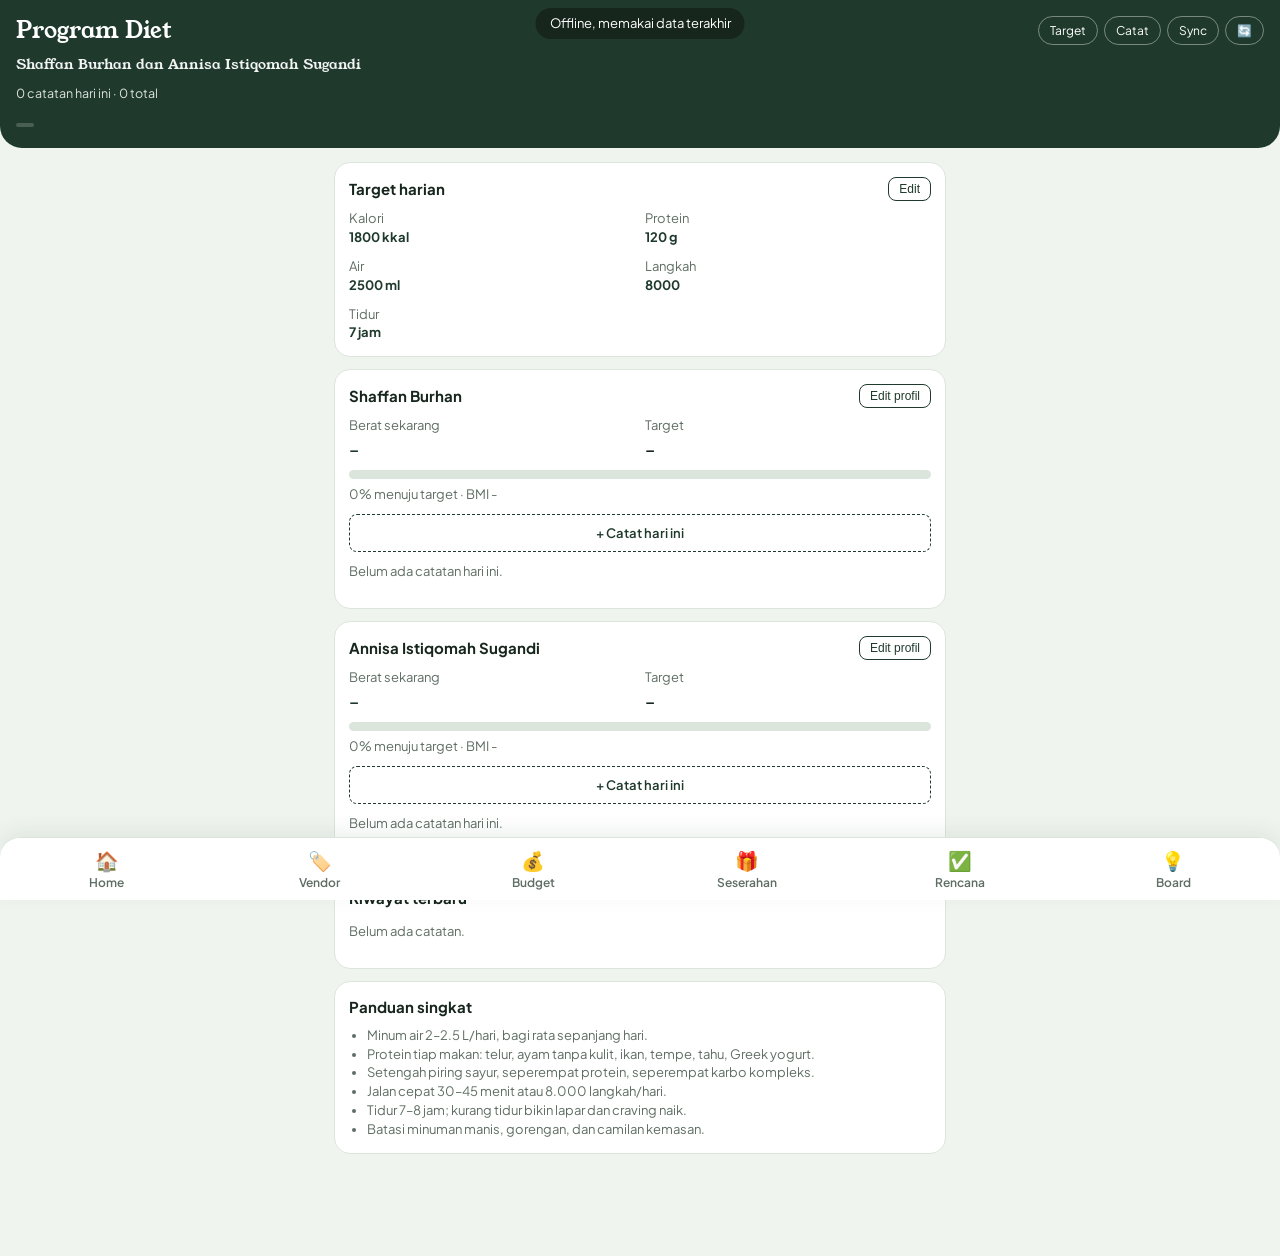
<file: diet.html>
<!doctype html><html lang="id"><head><meta charset="utf-8">
<meta name="viewport" content="width=device-width,initial-scale=1,viewport-fit=cover">
<meta name="theme-color" content="#1f3a2d"><link rel="manifest" href="manifest.json">
<title>Program Diet</title>
<link href="https://fonts.googleapis.com/css2?family=Young+Serif&family=Plus+Jakarta+Sans:wght@400;600;700&display=swap" rel="stylesheet">
<link rel="stylesheet" href="style.css">
<style>
button{cursor:pointer;touch-action:manipulation}
</style>
</head><body>
<header>
  <div class="hbtns">
    <button onclick="openTarget()">Target</button>
    <button onclick="openLog()">Catat</button>
    <button onclick="toast('Menyinkronkan...');sync()">Sync</button>
    <button onclick="manualUpdate()">🔄</button>
  </div>
  <h1>Program Diet</h1>
  <div class="couple" id="couple">—</div>
  <small id="sub"></small><small id="sy"></small>
  <div><span id="cn" class="badge"></span></div>
</header>
<div id="st"></div>
<main id="m"></main>
<nav></nav>
<script src="app.js"></script>
<script>
renderNav('diet');

const DK='sr_diet';
const DIET_DEFAULT={
  info:{
    couple:'Shaffan Burhan dan Annisa Istiqomah Sugandi',
    target:{calorie:1800,protein:120,water:2500,steps:8000,sleep:7},
    people:[
      {id:'p1',name:'Shaffan Burhan',height:0,startWeight:0,targetWeight:0},
      {id:'p2',name:'Annisa Istiqomah Sugandi',height:0,startWeight:0,targetWeight:0}
    ]
  },
  logs:[]
};

function uid(){return Math.random().toString(36).slice(2,9)}
function esc(s){return String(s==null?'':s).replace(/&/g,'&amp;').replace(/"/g,'&quot;').replace(/</g,'&lt;').replace(/>/g,'&gt;')}
function todayStr(){return new Date().toISOString().slice(0,10)}
function fd(s){if(!s)return '-';return new Date(s+'T00:00').toLocaleDateString('id-ID',{day:'numeric',month:'short',year:'numeric'})}

function normalize(j){
  if(!j||typeof j!=='object')return null;
  j.info=j.info||{};
  j.info.couple=j.info.couple||DIET_DEFAULT.info.couple;
  j.info.target=Object.assign({},DIET_DEFAULT.info.target,j.info.target||{});
  if(!Array.isArray(j.info.people)||!j.info.people.length){
    j.info.people=JSON.parse(JSON.stringify(DIET_DEFAULT.info.people));
  }
  j.info.people.forEach(x=>{
    if(!x.id)x.id=uid();
    if(!x.name)x.name='';
    x.height=+x.height||0;
    x.startWeight=+x.startWeight||0;
    x.targetWeight=+x.targetWeight||0;
  });
  if(!Array.isArray(j.logs))j.logs=[];
  j.logs.forEach(l=>{
    if(!l.id)l.id=uid();
    if(!l.personId)l.personId=j.info.people[0].id;
    if(!l.date)l.date=todayStr();
    l.weight=+l.weight||0;
    l.calories=+l.calories||0;
    l.protein=+l.protein||0;
    l.water=+l.water||0;
    l.steps=+l.steps||0;
    l.exercise=+l.exercise||0;
    l.sleep=+l.sleep||0;
    l.note=l.note||'';
  });
  return j;
}

function loadDietLocal(){
  try{
    const j=JSON.parse(localStorage[DK]||'null');
    return normalize(j)||JSON.parse(JSON.stringify(DIET_DEFAULT));
  }catch(e){
    return JSON.parse(JSON.stringify(DIET_DEFAULT));
  }
}
async function loadDietRemote(){
  const u=localStorage[K]; if(!u)return null;
  try{
    const r=await fetch(u+'?type=diet&t='+Date.now());
    const txt=await r.text();
    if(!txt||!txt.trim()||txt.trim()==='{}'||txt.trim()==='null')return null;
    return normalize(JSON.parse(txt));
  }catch(e){ return null; }
}
async function initDiet(){
  if(q_().some(x=>x.action==='dietSave')){ drawPage(); return; }
  const remote=await loadDietRemote();
  if(remote && !q_().some(x=>x.action==='dietSave')){
    localStorage[DK]=JSON.stringify(remote);
  }
  drawPage();
}
function saveDiet(p){
  p=normalize(p)||p;
  localStorage[DK]=JSON.stringify(p);
  if(localStorage[K])queue({action:'dietSave',data:p});
  drawPage();
}

function latestLog(pid,p){
  return p.logs.filter(l=>l.personId===pid).sort((a,b)=>(b.date||'').localeCompare(a.date||''))[0]||null;
}
function bmi(w,h){
  if(!w||!h)return '-';
  const m=h/100;
  return (w/(m*m)).toFixed(1);
}
function bmiCat(b){
  const n=parseFloat(b);
  if(isNaN(n))return '';
  if(n<18.5)return ' · kurang';
  if(n<25)return ' · normal';
  if(n<30)return ' · overweight';
  return ' · obesitas';
}
function metricBars(l,t){
  const rows=[
    ['Kalori',l.calories,t.calorie,'kkal'],
    ['Protein',l.protein,t.protein,'g'],
    ['Air',l.water,t.water,'ml'],
    ['Langkah',l.steps,t.steps,''],
    ['Tidur',l.sleep,t.sleep,'jam']
  ];
  return rows.map(r=>{
    const v=+r[1]||0, tg=+r[2]||1;
    const pc=Math.min(100,v/tg*100);
    return '<div style="margin-top:6px"><div class="row"><span class="mute">'+r[0]+'</span><span class="mute">'+v+' / '+tg+' '+r[3]+'</span></div><div class="bar"><i style="width:'+pc+'%"></i></div></div>';
  }).join('');
}

function formModal(title,fields,onSave){
  const m=document.createElement('div'); m.id='md';
  m.onclick=ev=>{ if(ev.target===m)m.remove(); };
  m.innerHTML='<div class="mc"><h3>'+esc(title)+'</h3>'+
    fields.map(f=>{
      if(f.type==='select'){
        return '<label>'+esc(f.label)+'</label><select id="fm_'+f.key+'" style="width:100%;padding:9px;border:1px solid var(--line);border-radius:8px;font:inherit;background:#fff">'+
          f.options.map(o=>'<option value="'+esc(o.value)+'" '+(String(o.value)===String(f.value)?'selected':'')+'>'+esc(o.label)+'</option>').join('')+
          '</select>';
      }
      if(f.type==='textarea'){
        return '<label>'+esc(f.label)+'</label><textarea id="fm_'+f.key+'" style="width:100%;padding:9px;border:1px solid var(--line);border-radius:8px;font:inherit;min-height:80px">'+esc(f.value||'')+'</textarea>';
      }
      return '<label>'+esc(f.label)+'</label><input id="fm_'+f.key+'" type="'+(f.type||'text')+'" value="'+esc(f.value||'')+'" placeholder="'+esc(f.placeholder||'')+'">';
    }).join('')+
    '<div class="grid" style="margin-top:20px"><button data-act="form-cancel" style="padding:13px;border:0;border-radius:10px;background:#eee;color:var(--ink);font:600 15px Plus Jakarta Sans,sans-serif">Batal</button><button data-act="form-save" style="padding:13px;border:0;border-radius:10px;background:var(--wine);color:#fff;font:600 15px Plus Jakarta Sans,sans-serif">Simpan</button></div></div>';
  m._fields=fields; m._onSave=onSave;
  document.body.appendChild(m);
  setTimeout(()=>{const i=m.querySelector('input,select');if(i)i.focus()},100);
}
function confirmModal(title,message,onYes){
  const m=document.createElement('div'); m.id='md';
  m.onclick=ev=>{ if(ev.target===m)m.remove(); };
  m.innerHTML='<div class="mc"><h3>'+esc(title)+'</h3><p class="mute" style="margin:14px 0">'+esc(message)+'</p>'+
    '<div class="grid" style="margin-top:20px"><button data-act="cf-no" style="padding:13px;border:0;border-radius:10px;background:#eee;color:var(--ink);font:600 15px Plus Jakarta Sans,sans-serif">Batal</button><button data-act="cf-yes" style="padding:13px;border:0;border-radius:10px;background:var(--wine);color:#fff;font:600 15px Plus Jakarta Sans,sans-serif">Ya, lanjut</button></div></div>';
  m._onYes=onYes;
  document.body.appendChild(m);
}

function openTarget(){
  const p=loadDietLocal(); const t=p.info.target;
  formModal('Target Harian',[
    {key:'calorie',label:'Kalori (kkal)',type:'number',value:t.calorie},
    {key:'protein',label:'Protein (g)',type:'number',value:t.protein},
    {key:'water',label:'Air (ml)',type:'number',value:t.water},
    {key:'steps',label:'Langkah',type:'number',value:t.steps},
    {key:'sleep',label:'Tidur (jam)',type:'number',value:t.sleep}
  ],vals=>{
    const p2=loadDietLocal();
    p2.info.target={
      calorie:+vals.calorie||1800,
      protein:+vals.protein||120,
      water:+vals.water||2500,
      steps:+vals.steps||8000,
      sleep:+vals.sleep||7
    };
    saveDiet(p2); toast('Target disimpan');
  });
}
function openProfile(pid){
  const p=loadDietLocal();
  const x=p.info.people.find(y=>y.id===pid); if(!x)return;
  formModal('Profil '+x.name,[
    {key:'name',label:'Nama',value:x.name},
    {key:'height',label:'Tinggi (cm)',type:'number',value:x.height||''},
    {key:'startWeight',label:'Berat awal (kg)',type:'number',value:x.startWeight||''},
    {key:'targetWeight',label:'Target berat (kg)',type:'number',value:x.targetWeight||''}
  ],vals=>{
    const p2=loadDietLocal();
    const x2=p2.info.people.find(y=>y.id===pid); if(!x2)return;
    x2.name=vals.name||x2.name;
    x2.height=+vals.height||0;
    x2.startWeight=+vals.startWeight||0;
    x2.targetWeight=+vals.targetWeight||0;
    saveDiet(p2); toast('Profil disimpan');
  });
}
function openLog(pid){
  const p=loadDietLocal();
  if(!p.info.people.length)return toast('Tambah profil dulu');
  const opts=p.info.people.map(x=>({value:x.id,label:x.name}));
  const defPid=pid||opts[0].value;
  const last=latestLog(defPid,p);
  formModal('Catat Harian',[
    {key:'personId',label:'Untuk',type:'select',options:opts,value:defPid},
    {key:'date',label:'Tanggal',type:'date',value:todayStr()},
    {key:'weight',label:'Berat (kg)',type:'number',value:last?last.weight:''},
    {key:'calories',label:'Kalori masuk (kkal)',type:'number',value:''},
    {key:'protein',label:'Protein (g)',type:'number',value:''},
    {key:'water',label:'Air (ml)',type:'number',value:''},
    {key:'steps',label:'Langkah',type:'number',value:''},
    {key:'exercise',label:'Olahraga (menit)',type:'number',value:''},
    {key:'sleep',label:'Tidur (jam)',type:'number',value:''},
    {key:'note',label:'Catatan',type:'text',value:''}
  ],vals=>{
    const p2=loadDietLocal();
    const pid2=vals.personId;
    const date=vals.date||todayStr();
    let log=p2.logs.find(l=>l.personId===pid2&&l.date===date);
    if(!log){ log={id:uid(),personId:pid2,date}; p2.logs.push(log); }
    Object.assign(log,{
      weight:+vals.weight||0,
      calories:+vals.calories||0,
      protein:+vals.protein||0,
      water:+vals.water||0,
      steps:+vals.steps||0,
      exercise:+vals.exercise||0,
      sleep:+vals.sleep||0,
      note:vals.note||''
    });
    saveDiet(p2); toast('Catatan disimpan');
  });
}
function delLog(id){
  confirmModal('Hapus catatan?','Catatan harian ini akan dihapus.',()=>{
    const p=loadDietLocal();
    p.logs=p.logs.filter(l=>l.id!==id);
    saveDiet(p); toast('Catatan dihapus');
  });
}

document.body.addEventListener('click',e=>{
  const b=e.target.closest('[data-act]'); if(!b)return;
  const act=b.dataset.act;
  if(act==='form-cancel'||act==='cf-no'){ const m=document.getElementById('md'); if(m)m.remove(); return; }
  if(act==='form-save'){
    const m=document.getElementById('md'); if(!m)return;
    const vals={};
    m._fields.forEach(f=>{ const el=document.getElementById('fm_'+f.key); vals[f.key]=el?el.value.trim():''; });
    m._onSave(vals); m.remove(); return;
  }
  if(act==='cf-yes'){
    const m=document.getElementById('md'); if(!m)return;
    const cb=m._onYes; m.remove(); if(cb)cb(); return;
  }
  if(act==='target')return openTarget();
  if(act==='profile')return openProfile(b.dataset.id);
  if(act==='log')return openLog(b.dataset.id);
  if(act==='log-del')return delLog(b.dataset.id);
});

window.drawPage=function(){
  const p=loadDietLocal();
  const t=p.info.target;
  const today=todayStr();
  const todayLogs=p.logs.filter(l=>l.date===today);
  document.getElementById('couple').textContent=p.info.couple||'';
  document.getElementById('sub').textContent=todayLogs.length+' catatan hari ini · '+p.logs.length+' total';

  let html='';
  html+='<div class="card"><div class="row"><b>Target harian</b><button data-act="target" style="padding:4px 10px;border:1px solid var(--wine);background:none;color:var(--wine);border-radius:8px;font-size:12px">Edit</button></div>'+
    '<div class="grid" style="margin-top:8px">'+
    '<div class="mute">Kalori<br><b style="color:var(--wine)">'+t.calorie+' kkal</b></div>'+
    '<div class="mute">Protein<br><b style="color:var(--wine)">'+t.protein+' g</b></div>'+
    '<div class="mute">Air<br><b style="color:var(--wine)">'+t.water+' ml</b></div>'+
    '<div class="mute">Langkah<br><b style="color:var(--wine)">'+t.steps+'</b></div>'+
    '<div class="mute">Tidur<br><b style="color:var(--wine)">'+t.sleep+' jam</b></div>'+
    '</div></div>';

  p.info.people.forEach(x=>{
    const last=latestLog(x.id,p);
    const cur=last?last.weight:0;
    const start=x.startWeight||0, target=x.targetWeight||0;
    const delta=(cur&&start)?cur-start:0;
    const toTarget=(cur&&target)?cur-target:0;
    const prog=(start&&target&&cur)?Math.max(0,Math.min(100,Math.abs((start-cur)/(start-target||1))*100)):0;
    const logToday=todayLogs.find(l=>l.personId===x.id);

    html+='<div class="card">';
    html+='<div class="row"><b>'+esc(x.name)+'</b><button data-act="profile" data-id="'+x.id+'" style="padding:4px 10px;border:1px solid var(--wine);background:none;color:var(--wine);border-radius:8px;font-size:12px">Edit profil</button></div>';
    html+='<div class="grid" style="margin-top:8px">'+
      '<div><div class="mute">Berat sekarang</div><div class="num" style="font-size:20px;color:var(--wine)">'+(cur?cur+' kg':'-')+'</div></div>'+
      '<div><div class="mute">Target</div><div class="num" style="font-size:20px">'+(target?target+' kg':'-')+'</div></div>'+
      '</div>';
    html+='<div class="bar"><i style="width:'+prog+'%"></i></div>';
    const b=bmi(cur,x.height);
    html+='<div class="mute">'+prog.toFixed(0)+'% menuju target · BMI '+b+bmiCat(b)+'</div>';
    if(start||cur) html+='<div class="mute">Delta dari awal: '+(delta>0?'+':'')+delta.toFixed(1)+' kg · sisa ke target: '+toTarget.toFixed(1)+' kg</div>';
    html+='<div class="row" style="margin-top:10px"><button data-act="log" data-id="'+x.id+'" style="padding:10px;border:1px dashed var(--wine);background:none;color:var(--wine);border-radius:8px;font:600 13px Plus Jakarta Sans,sans-serif;width:100%">+ Catat hari ini</button></div>';
    if(logToday){
      html+='<div class="realbox"><div class="sec">HARI INI</div>'+metricBars(logToday,t)+'</div>';
    } else {
      html+='<p class="mute" style="margin-top:10px">Belum ada catatan hari ini.</p>';
    }
    html+='</div>';
  });

  html+='<div class="card"><b>Riwayat terbaru</b>';
  const recent=p.logs.slice().sort((a,b)=>(b.date||'').localeCompare(a.date||'')).slice(0,20);
  if(!recent.length) html+='<p class="mute">Belum ada catatan.</p>';
  recent.forEach(l=>{
    const x=p.info.people.find(y=>y.id===l.personId);
    html+='<div class="row" style="border-top:1px solid var(--line);padding:8px 0">'+
      '<span><b>'+esc(x?x.name:'-')+'</b> <span class="mute">'+fd(l.date)+'</span><br>'+
      '<span class="mute">'+l.weight+' kg · '+l.calories+' kkal · protein '+l.protein+'g · air '+l.water+'ml · '+l.steps+' langkah · tidur '+l.sleep+'j</span></span>'+
      '<button data-act="log-del" data-id="'+l.id+'" style="border:0;background:none;color:#a33;font-size:17px">🗑️</button></div>';
  });
  html+='</div>';

  html+='<div class="card"><b>Panduan singkat</b>'+
    '<ul class="mute" style="margin:8px 0 0 18px;padding:0">'+
    '<li>Minum air 2–2.5 L/hari, bagi rata sepanjang hari.</li>'+
    '<li>Protein tiap makan: telur, ayam tanpa kulit, ikan, tempe, tahu, Greek yogurt.</li>'+
    '<li>Setengah piring sayur, seperempat protein, seperempat karbo kompleks.</li>'+
    '<li>Jalan cepat 30–45 menit atau 8.000 langkah/hari.</li>'+
    '<li>Tidur 7–8 jam; kurang tidur bikin lapar dan craving naik.</li>'+
    '<li>Batasi minuman manis, gorengan, dan camilan kemasan.</li>'+
    '</ul></div>';

  document.getElementById('m').innerHTML=html;
};

const _origSync=window.sync;
window.sync=async function(){
  await _origSync();
  if(q_().some(x=>x.action==='dietSave')){
    drawPage(); toast('Diet menunggu sinkron'); return;
  }
  const r=await loadDietRemote();
  if(r){ localStorage[DK]=JSON.stringify(r); drawPage(); toast('Diet tersinkron'); }
};

initDiet();
</script>
</body></html>
</file>
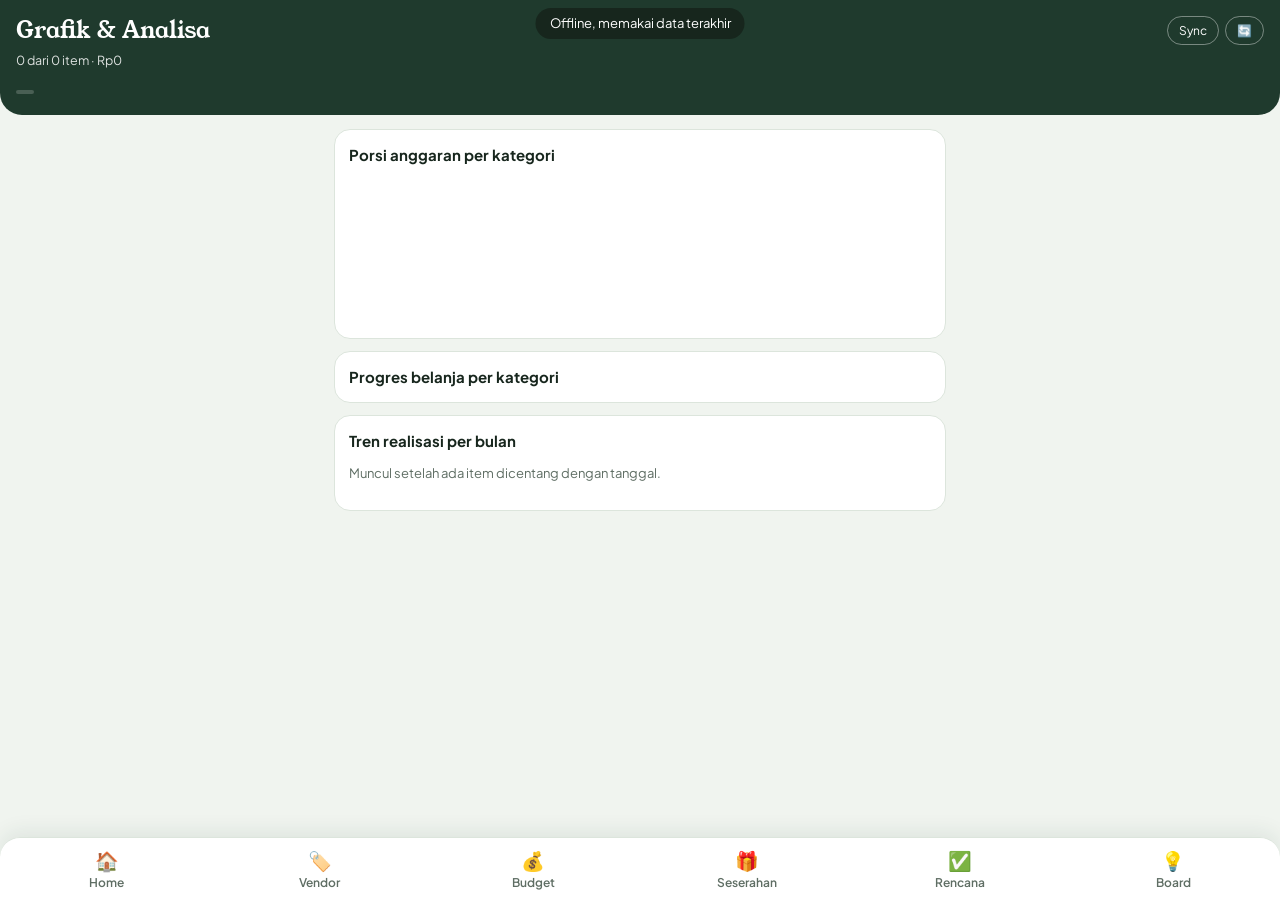
<file: grafik.html>
<!doctype html><html lang="id"><head><meta charset="utf-8">
<meta name="viewport" content="width=device-width,initial-scale=1,viewport-fit=cover">
<meta name="theme-color" content="#1f3a2d"><link rel="manifest" href="manifest.json">
<title>Grafik · Seserahan</title>
<link href="https://fonts.googleapis.com/css2?family=Young+Serif&family=Plus+Jakarta+Sans:wght@400;600;700&display=swap" rel="stylesheet">
<link rel="stylesheet" href="style.css">
</head><body>
<header>
  <div class="hbtns"><button onclick="cfg()">Sheet</button><button onclick="toast('Menyinkronkan...');sync()">Sync</button><button onclick="manualUpdate()">🔄</button></div>
  <h1>Grafik & Analisa</h1>
  <small id="sub"></small><small id="sy"></small>
  <div><span id="cn" class="badge"></span></div>
</header>
<div id="st"></div>
<main id="m"></main>
<nav></nav>
<script src="app.js"></script>
<script>
renderNav('grafik');
function donut(parts){const s=parts.reduce((a,p)=>a+p.v,0)||1;let o=0;const r=52,c=2*Math.PI*r;
 return`<svg viewBox="0 0 140 140" width="150"><g transform="rotate(-90 70 70)">${parts.map((p,i)=>{const l=p.v/s*c,e=`<circle cx="70" cy="70" r="${r}" fill="none" stroke="${COL[i%8]}" stroke-width="22" stroke-dasharray="${l} ${c-l}" stroke-dashoffset="${-o}"/>`;o+=l;return e}).join('')}</g></svg>`}
function charts(t){
 const cats={};items.forEach(x=>{const c=cats[x.cat]=cats[x.cat]||{b:0,r:0,n:0,d:0};c.b+=x.total;c.n++;if(x.done){c.r+=x.real||x.total;c.d++}});
 const cl=Object.entries(cats).sort((a,b)=>b[1].b-a[1].b);
 const mo={};items.filter(x=>x.done&&x.tgl).forEach(x=>{const k=x.tgl.slice(0,7);mo[k]=(mo[k]||0)+(x.real||x.total)});
 const ml=Object.entries(mo).sort(),mx=Math.max(1,...ml.map(m=>m[1]));
 return`<div class="card"><b>Porsi anggaran per kategori</b><div class="row" style="margin-top:8px">${donut(cl.map(c=>({v:c[1].b})))}<div>${cl.map((c,i)=>`<div class="leg"><b style="background:${COL[i%8]}"></b>${c[0]} ${(c[1].b/(t.b||1)*100).toFixed(0)}%</div>`).join('')}</div></div></div>
 <div class="card"><b>Progres belanja per kategori</b>${cl.map(c=>`<div style="margin-top:10px"><div class="row"><span>${c[0]}</span><span class="mute">${c[1].d}/${c[1].n} · ${c[1].b?(c[1].r/c[1].b*100).toFixed(0):0}%</span></div><div class="bar"><i style="width:${Math.min(100,c[1].r/c[1].b*100)}%"></i></div></div>`).join('')}</div>
 <div class="card"><b>Tren realisasi per bulan</b>${ml.length?`<div class="row" style="align-items:flex-end;height:130px;margin-top:10px">${ml.map(m=>`<div style="flex:1;text-align:center"><div class="mute" style="font-size:11px">${R(m[1]/1000)}rb</div><div style="background:var(--wine);height:${m[1]/mx*90}px;border-radius:4px 4px 0 0"></div><div class="mute">${m[0].slice(5)}/${m[0].slice(2,4)}</div></div>`).join('')}</div>`:'<p class="mute">Muncul setelah ada item dicentang dengan tanggal.</p>'}</div>`}
window.drawPage=function(){
  const t=tot();
  $('#sub').textContent=t.dn+' dari '+t.n+' item · '+R(t.r);
  if(!localStorage[K]&&!demo){ $('#m').innerHTML=welcomeHTML(); return; }
  $('#m').innerHTML=charts(t);
};
</script>
</body></html>
</file>
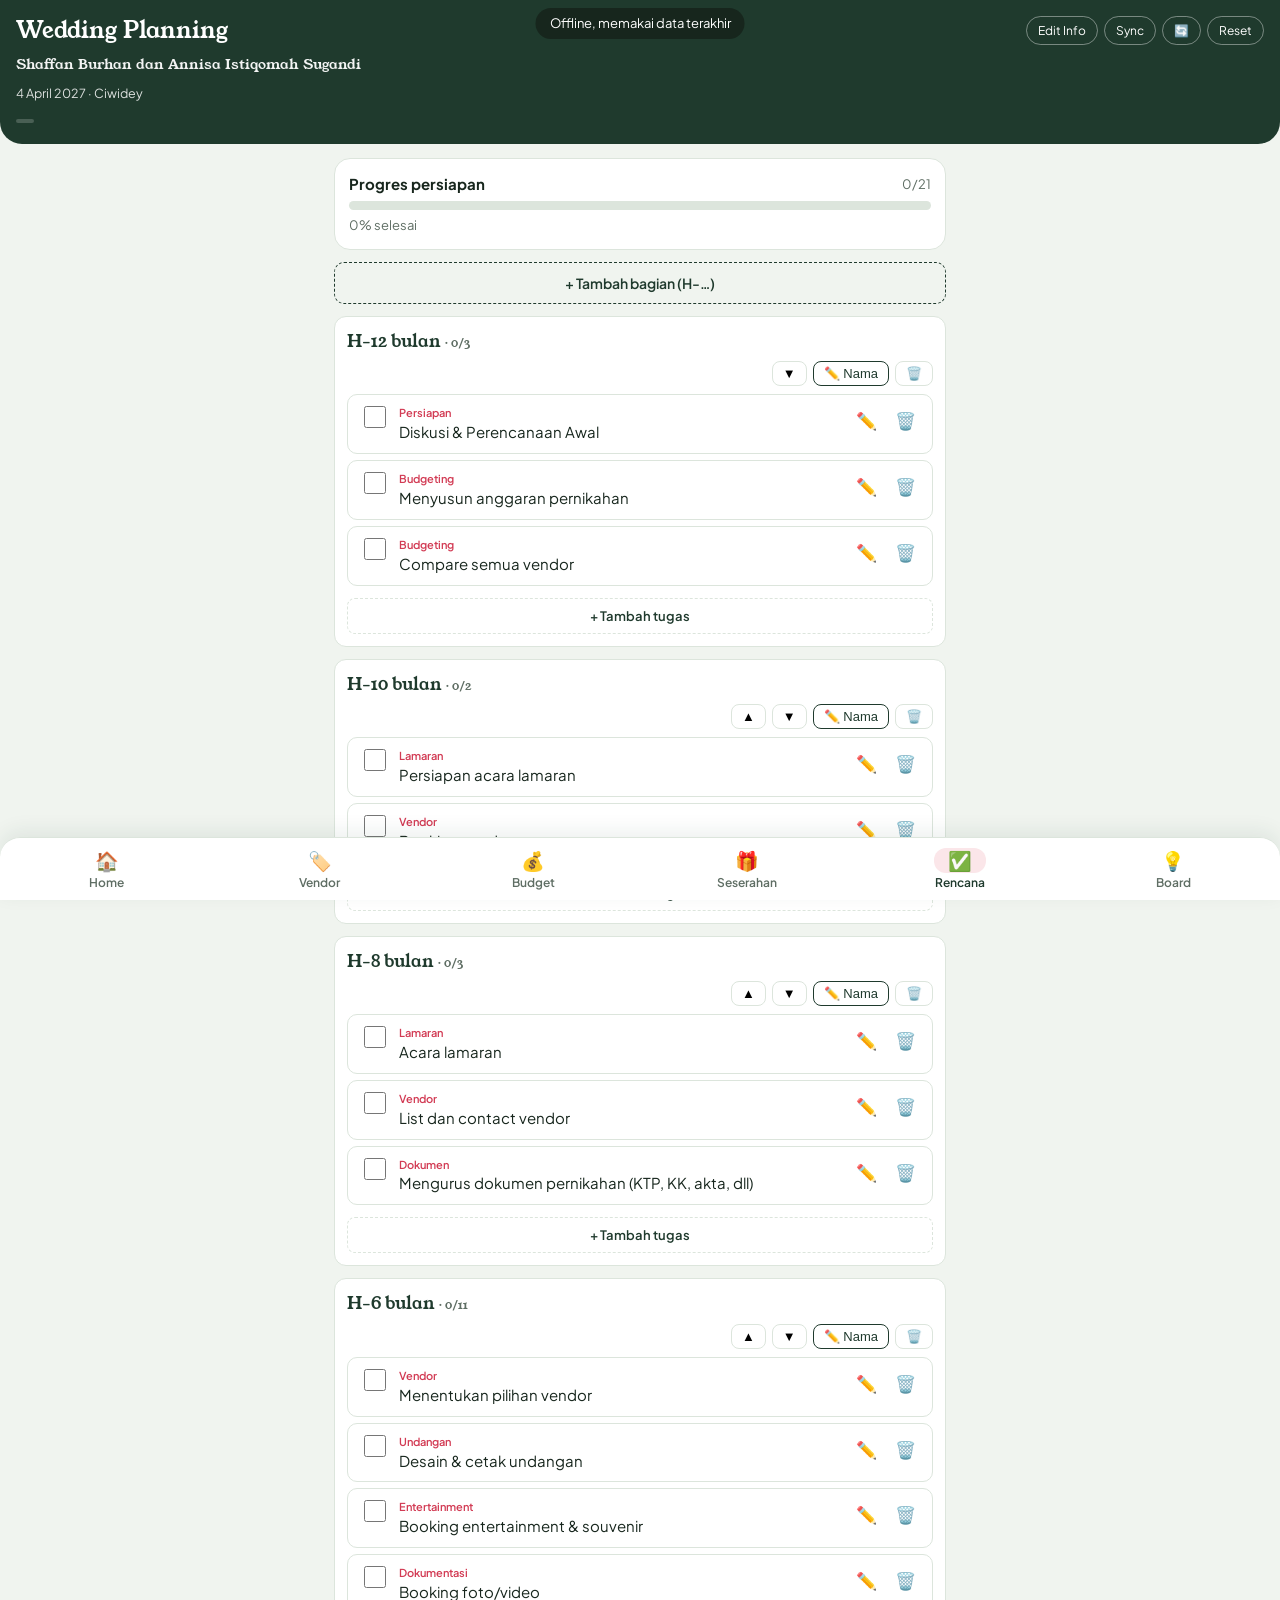
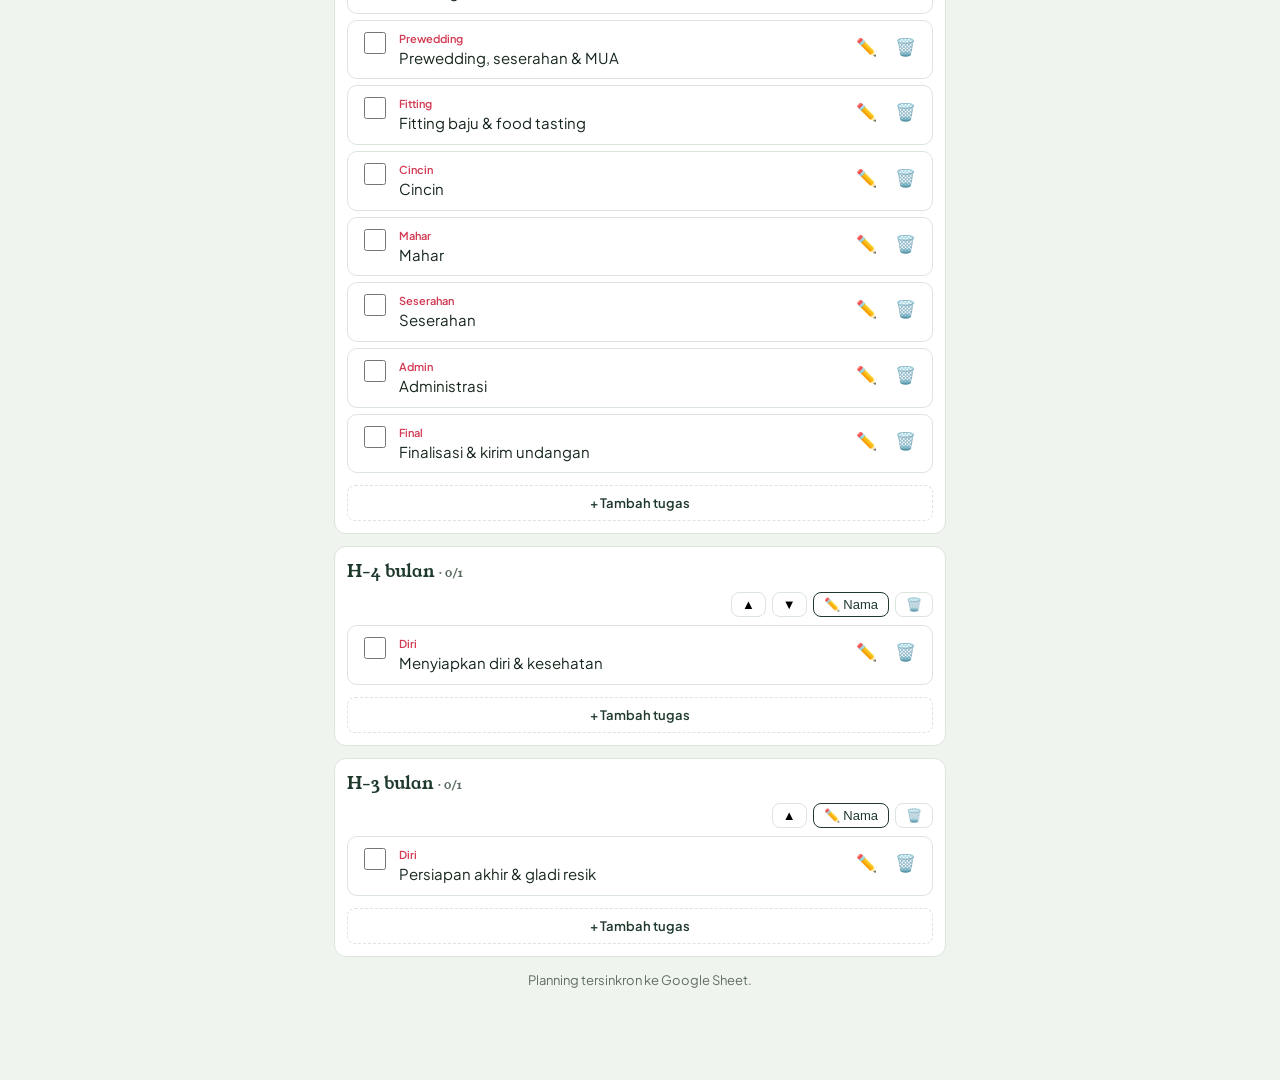
<file: planning.html>
<!doctype html><html lang="id"><head><meta charset="utf-8">
<meta name="viewport" content="width=device-width,initial-scale=1,viewport-fit=cover">
<meta name="theme-color" content="#1f3a2d"><link rel="manifest" href="manifest.json">
<title>Wedding Planning</title>
<link href="https://fonts.googleapis.com/css2?family=Young+Serif&family=Plus+Jakarta+Sans:wght@400;600;700&display=swap" rel="stylesheet">
<link rel="stylesheet" href="style.css">
<style>
button{cursor:pointer;touch-action:manipulation}
.plan-sec{background:#fff;border:1px solid var(--line);border-radius:12px;padding:12px;margin-bottom:12px}
.plan-sec h3{margin:0;font-family:Young Serif,Georgia,serif;color:var(--wine);font-size:17px}
.plan-task{display:flex;gap:10px;align-items:flex-start;padding:10px 12px;background:#fff;border:1px solid var(--line);border-radius:10px;margin-bottom:6px}
.plan-task input[type=checkbox]{width:22px;height:22px;accent-color:var(--sage);margin-top:1px}
.plan-task .cat{font-size:11px;color:var(--gold);font-weight:600}
.plan-task .t{flex:1}
.plan-task.done .t>span:last-child{text-decoration:line-through;color:var(--mute)}
</style>
</head><body>
<header>
  <div class="hbtns">
    <button onclick="openInfo()">Edit Info</button>
    <button onclick="toast('Menyinkronkan...');sync()">Sync</button>
    <button onclick="manualUpdate()">🔄</button>
    <button onclick="askReset()">Reset</button>
  </div>
  <h1>Wedding Planning</h1>
  <div class="couple" id="couple">—</div>
  <small id="info"></small>
  <div><span id="cn" class="badge"></span></div>
</header>
<div id="st"></div>
<main id="m"></main>
<nav></nav>
<script src="app.js"></script>
<script>
renderNav('planning');

const PK='sr_plan';
const PLAN_DEFAULT={
  info:{couple:'Shaffan Burhan dan Annisa Istiqomah Sugandi', date:'2027-04-04', location:'Ciwidey'},
  sections:[
    {id:'s1', label:'H-12 bulan', tasks:[
      {id:'t1', cat:'Persiapan', title:'Diskusi & Perencanaan Awal', done:false},
      {id:'t2', cat:'Budgeting', title:'Menyusun anggaran pernikahan', done:false},
      {id:'t3', cat:'Budgeting', title:'Compare semua vendor', done:false}
    ]},
    {id:'s2', label:'H-10 bulan', tasks:[
      {id:'t4', cat:'Lamaran', title:'Persiapan acara lamaran', done:false},
      {id:'t5', cat:'Vendor', title:'Booking vendor', done:false}
    ]},
    {id:'s3', label:'H-8 bulan', tasks:[
      {id:'t6', cat:'Lamaran', title:'Acara lamaran', done:false},
      {id:'t7', cat:'Vendor', title:'List dan contact vendor', done:false},
      {id:'t8', cat:'Dokumen', title:'Mengurus dokumen pernikahan (KTP, KK, akta, dll)', done:false}
    ]},
    {id:'s4', label:'H-6 bulan', tasks:[
      {id:'t9', cat:'Vendor', title:'Menentukan pilihan vendor', done:false},
      {id:'t10', cat:'Undangan', title:'Desain & cetak undangan', done:false},
      {id:'t11', cat:'Entertainment', title:'Booking entertainment & souvenir', done:false},
      {id:'t12', cat:'Dokumentasi', title:'Booking foto/video', done:false},
      {id:'t13', cat:'Prewedding', title:'Prewedding, seserahan & MUA', done:false},
      {id:'t14', cat:'Fitting', title:'Fitting baju & food tasting', done:false},
      {id:'t15', cat:'Cincin', title:'Cincin', done:false},
      {id:'t16', cat:'Mahar', title:'Mahar', done:false},
      {id:'t17', cat:'Seserahan', title:'Seserahan', done:false},
      {id:'t18', cat:'Admin', title:'Administrasi', done:false},
      {id:'t19', cat:'Final', title:'Finalisasi & kirim undangan', done:false}
    ]},
    {id:'s5', label:'H-4 bulan', tasks:[
      {id:'t20', cat:'Diri', title:'Menyiapkan diri & kesehatan', done:false}
    ]},
    {id:'s6', label:'H-3 bulan', tasks:[
      {id:'t21', cat:'Diri', title:'Persiapan akhir & gladi resik', done:false}
    ]}
  ]
};
  
function uid(){return Math.random().toString(36).slice(2,9)}
function esc(s){return String(s==null?'':s).replace(/&/g,'&amp;').replace(/"/g,'&quot;').replace(/</g,'&lt;').replace(/>/g,'&gt;')}
function normalize(j){
  if(!j||!Array.isArray(j.sections)) return null;
  j.info=j.info||{couple:'',date:'',location:''};
  j.sections.forEach(s=>{
    if(!s.id) s.id=uid();
    if(!Array.isArray(s.tasks)) s.tasks=[];
    if(!s.label) s.label='H-…';
    s.tasks.forEach(t=>{ if(!t.id) t.id=uid(); if(typeof t.done!=='boolean') t.done=false; });
  });
  return j;
}
function loadPlanLocal(){
  try{
    const j=JSON.parse(localStorage[PK]||'null');
    return normalize(j) || JSON.parse(JSON.stringify(PLAN_DEFAULT));
  }catch(e){ return JSON.parse(JSON.stringify(PLAN_DEFAULT)); }
}
async function loadPlanRemote(){
  const u=localStorage[K];
  if(!u) return null;
  try{
    const r=await fetch(u+'?type=plan&t='+Date.now());
    const txt=await r.text();
    if(!txt || !txt.trim() || txt.trim()==='{}' || txt.trim()==='null') return null;
    return normalize(JSON.parse(txt));
  }catch(e){ console.warn('Gagal load plan:',e); return null; }
}
async function initPlan(){
  const remote=await loadPlanRemote();
  if(remote) localStorage[PK]=JSON.stringify(remote);
  drawPage();
}
function savePlan(p){
  p=normalize(p)||p;
  localStorage[PK]=JSON.stringify(p);
  if(localStorage[K]) queue({action:'planSave', data:p});
  drawPage();
}

// ===== FORM MODAL (ganti prompt) =====
function formModal(title, fields, onSave){
  const m=document.createElement('div'); m.id='md';
  m.onclick=ev=>{ if(ev.target===m) m.remove(); };
  m.innerHTML='<div class="mc"><h3>'+esc(title)+'</h3>'+
    fields.map(f=>'<label>'+esc(f.label)+'</label><input id="fm_'+f.key+'" type="'+(f.type||'text')+'" value="'+esc(f.value||'')+'" placeholder="'+esc(f.placeholder||'')+'">').join('')+
    '<div class="grid" style="margin-top:20px"><button data-act="form-cancel" style="padding:13px;border:0;border-radius:10px;background:#eee;color:var(--ink);font:600 15px Plus Jakarta Sans,sans-serif">Batal</button><button data-act="form-save" style="padding:13px;border:0;border-radius:10px;background:var(--wine);color:#fff;font:600 15px Plus Jakarta Sans,sans-serif">Simpan</button></div></div>';
  m._fields=fields;
  m._onSave=onSave;
  document.body.appendChild(m);
  setTimeout(()=>{ const inp=m.querySelector('input'); if(inp) inp.focus(); },100);
}
function confirmModal(title, message, onYes){
  const m=document.createElement('div'); m.id='md';
  m.onclick=ev=>{ if(ev.target===m) m.remove(); };
  m.innerHTML='<div class="mc"><h3>'+esc(title)+'</h3><p class="mute" style="margin:14px 0">'+esc(message)+'</p>'+
    '<div class="grid" style="margin-top:20px"><button data-act="cf-no" style="padding:13px;border:0;border-radius:10px;background:#eee;color:var(--ink);font:600 15px Plus Jakarta Sans,sans-serif">Batal</button><button data-act="cf-yes" style="padding:13px;border:0;border-radius:10px;background:var(--wine);color:#fff;font:600 15px Plus Jakarta Sans,sans-serif">Ya, lanjut</button></div></div>';
  m._onYes=onYes;
  document.body.appendChild(m);
}

// ===== AKSI =====
function openInfo(){
  const p=loadPlanLocal();
  formModal('Edit Info', [
    {key:'couple', label:'Nama pasangan', value:p.info.couple},
    {key:'date', label:'Tanggal (yyyy-mm-dd)', value:p.info.date, type:'date'},
    {key:'location', label:'Lokasi', value:p.info.location}
  ], vals=>{
    const p2=loadPlanLocal();
    p2.info={couple:vals.couple||p2.info.couple, date:vals.date||p2.info.date, location:vals.location||p2.info.location};
    savePlan(p2); toast('Info disimpan');
  });
}
function askReset(){
  confirmModal('Reset checklist?','Semua bagian dan tugas yang kamu buat akan dihapus, kembali ke contoh default.',()=>{
    localStorage.removeItem(PK);
    const def=JSON.parse(JSON.stringify(PLAN_DEFAULT));
    savePlan(def); toast('Checklist direset');
  });
}
function addSection(){
  formModal('Tambah bagian',[
    {key:'label', label:'Nama bagian', value:'H-1 bulan', placeholder:'Contoh: H-3 bulan, H-1 minggu, Hari-H'}
  ], vals=>{
    if(!vals.label){ toast('Isi nama bagian'); return; }
    const p=loadPlanLocal();
    p.sections.push({id:uid(), label:vals.label, tasks:[]});
    savePlan(p); toast('Bagian ditambahkan');
  });
}
function editSection(secId){
  const p=loadPlanLocal();
  const s=p.sections.find(x=>x.id===secId); if(!s)return;
  formModal('Edit nama bagian',[
    {key:'label', label:'Nama bagian', value:s.label}
  ], vals=>{
    if(!vals.label){ toast('Isi nama bagian'); return; }
    const p2=loadPlanLocal();
    const s2=p2.sections.find(x=>x.id===secId); if(!s2)return;
    s2.label=vals.label;
    savePlan(p2);
  });
}
function delSection(secId){
  const p=loadPlanLocal();
  const s=p.sections.find(x=>x.id===secId); if(!s)return;
  confirmModal('Hapus bagian?','Bagian "'+s.label+'" dan '+s.tasks.length+' tugas di dalamnya akan dihapus.',()=>{
    const p2=loadPlanLocal();
    p2.sections=p2.sections.filter(x=>x.id!==secId);
    savePlan(p2); toast('Bagian dihapus');
  });
}
function moveSection(secId,dir){
  const p=loadPlanLocal();
  const i=p.sections.findIndex(x=>x.id===secId); if(i<0)return;
  const j=i+dir; if(j<0||j>=p.sections.length)return;
  const a=p.sections.slice(); [a[i],a[j]]=[a[j],a[i]]; p.sections=a;
  savePlan(p);
}
function toggleTask(secId,taskId){
  const p=loadPlanLocal();
  const s=p.sections.find(x=>x.id===secId); if(!s)return;
  const t=s.tasks.find(x=>x.id===taskId); if(!t)return;
  t.done=!t.done; savePlan(p);
}
function delTask(secId,taskId){
  confirmModal('Hapus tugas?','Tugas ini akan dihapus dari daftar.',()=>{
    const p=loadPlanLocal();
    const s=p.sections.find(x=>x.id===secId); if(!s)return;
    s.tasks=s.tasks.filter(x=>x.id!==taskId);
    savePlan(p); toast('Tugas dihapus');
  });
}
function openTaskModal(secId,taskId){
  const p=loadPlanLocal();
  const sec=p.sections.find(s=>s.id===secId); if(!sec)return;
  const isNew=!taskId;
  const t=isNew ? {cat:'',title:''} : (sec.tasks.find(x=>x.id===taskId)||{cat:'',title:''});
  formModal((isNew?'Tambah tugas':'Edit tugas')+' — '+sec.label,[
    {key:'cat', label:'Kategori (opsional)', value:t.cat, placeholder:'Vendor, Undangan, Dokumen, …'},
    {key:'title', label:'Nama tugas', value:t.title, placeholder:'Contoh: Booking catering'}
  ], vals=>{
    if(!vals.title){ toast('Isi nama tugas'); return; }
    const p2=loadPlanLocal();
    const sec2=p2.sections.find(s=>s.id===secId); if(!sec2)return;
    if(taskId){
      const t2=sec2.tasks.find(x=>x.id===taskId);
      if(t2){ t2.cat=vals.cat; t2.title=vals.title; }
    } else {
      sec2.tasks.push({id:uid(), cat:vals.cat, title:vals.title, done:false});
    }
    savePlan(p2); toast('Tersimpan');
  });
}

// ===== GLOBAL CLICK (event delegation) =====
document.body.addEventListener('click',e=>{
  const b=e.target.closest('[data-act]'); if(!b)return;
  const act=b.dataset.act;
  if(act==='form-cancel'||act==='cf-no'){ const m=document.getElementById('md'); if(m) m.remove(); return; }
  if(act==='form-save'){
    const m=document.getElementById('md'); if(!m)return;
    const vals={};
    m._fields.forEach(f=>{ const el=document.getElementById('fm_'+f.key); vals[f.key]=el?el.value.trim():''; });
    m._onSave(vals); m.remove(); return;
  }
  if(act==='cf-yes'){
    const m=document.getElementById('md'); if(!m)return;
    const cb=m._onYes; m.remove(); if(cb) cb(); return;
  }
  const sec=b.dataset.sec, tsk=b.dataset.task;
  if(act==='section-add') return addSection();
  if(act==='section-up') return moveSection(sec,-1);
  if(act==='section-down') return moveSection(sec,1);
  if(act==='section-edit') return editSection(sec);
  if(act==='section-del') return delSection(sec);
  if(act==='task-toggle') return toggleTask(sec,tsk);
  if(act==='task-edit') return openTaskModal(sec,tsk);
  if(act==='task-del') return delTask(sec,tsk);
  if(act==='task-add') return openTaskModal(sec);
});

// Override tombol Sync
const _origSync=window.sync;
window.sync=async function(){
  await _origSync();
  const r=await loadPlanRemote();
  if(r){ localStorage[PK]=JSON.stringify(r); drawPage(); toast('Planning tersinkron'); }
};

window.drawPage=function(){
  const p=loadPlanLocal();
  document.getElementById('couple').textContent=p.info.couple||'';
  const fd=s=>s?new Date(s+'T00:00').toLocaleDateString('id-ID',{day:'numeric',month:'long',year:'numeric'}):'-';
  document.getElementById('info').textContent=(p.info.date?fd(p.info.date):'')+(p.info.location?' · '+p.info.location:'');
  const all=p.sections.flatMap(s=>s.tasks);
  const done=all.filter(t=>t.done).length;
  const pct=all.length?done/all.length*100:0;
  let html='';
  html+='<div class="card"><div class="row"><b>Progres persiapan</b><span class="mute">'+done+'/'+all.length+'</span></div><div class="bar"><i style="width:'+pct+'%"></i></div><div class="mute">'+pct.toFixed(0)+'% selesai</div></div>';
  html+='<button data-act="section-add" style="padding:11px;border-radius:10px;font:600 14px Plus Jakarta Sans,sans-serif;width:100%;border:1px dashed var(--wine);background:none;color:var(--wine);margin-bottom:12px">+ Tambah bagian (H-…)</button>';
  if(!p.sections.length) html+='<p class="mute" style="text-align:center">Belum ada bagian.</p>';
  p.sections.forEach((s,idx)=>{
    const sd=s.tasks.filter(t=>t.done).length;
    html+='<div class="plan-sec">';
    html+='<h3>'+esc(s.label)+' <span class="mute" style="font-size:12px;font-weight:400">· '+sd+'/'+s.tasks.length+'</span></h3>';
    html+='<div style="display:flex;gap:6px;justify-content:flex-end;margin:8px 0">';
    if(idx>0) html+='<button data-act="section-up" data-sec="'+s.id+'" style="padding:4px 10px;border:1px solid var(--line);background:none;border-radius:8px;font-size:13px">▲</button>';
    if(idx<p.sections.length-1) html+='<button data-act="section-down" data-sec="'+s.id+'" style="padding:4px 10px;border:1px solid var(--line);background:none;border-radius:8px;font-size:13px">▼</button>';
    html+='<button data-act="section-edit" data-sec="'+s.id+'" style="padding:4px 10px;border:1px solid var(--wine);background:none;color:var(--wine);border-radius:8px;font-size:13px">✏️ Nama</button>';
    html+='<button data-act="section-del" data-sec="'+s.id+'" style="padding:4px 10px;border:1px solid var(--line);background:none;color:#a33;border-radius:8px;font-size:13px">🗑️</button>';
    html+='</div>';
    if(!s.tasks.length) html+='<p class="mute" style="margin:6px 0">Belum ada tugas.</p>';
    s.tasks.forEach(t=>{
      html+='<div class="plan-task '+(t.done?'done':'')+'">'+
        '<input type="checkbox" '+(t.done?'checked':'')+' data-act="task-toggle" data-sec="'+s.id+'" data-task="'+t.id+'">'+
        '<div class="t">'+(t.cat?'<div class="cat">'+esc(t.cat)+'</div>':'')+'<span>'+esc(t.title)+'</span></div>'+
        '<button data-act="task-edit" data-sec="'+s.id+'" data-task="'+t.id+'" style="border:0;background:none;font-size:17px;padding:6px 4px">✏️</button>'+
        '<button data-act="task-del" data-sec="'+s.id+'" data-task="'+t.id+'" style="border:0;background:none;font-size:17px;padding:6px 4px;color:#a33">🗑️</button>'+
      '</div>';
    });
    html+='<button data-act="task-add" data-sec="'+s.id+'" style="margin-top:6px;padding:9px 12px;border:1px dashed var(--line);background:none;border-radius:8px;font:600 13px Plus Jakarta Sans,sans-serif;color:var(--wine);width:100%">+ Tambah tugas</button>';
    html+='</div>';
  });
  html+='<div class="mute" style="text-align:center;margin-top:14px">Planning tersinkron ke Google Sheet.</div>';
  document.getElementById('m').innerHTML=html;
};

initPlan();
</script>
</body></html>
</file>
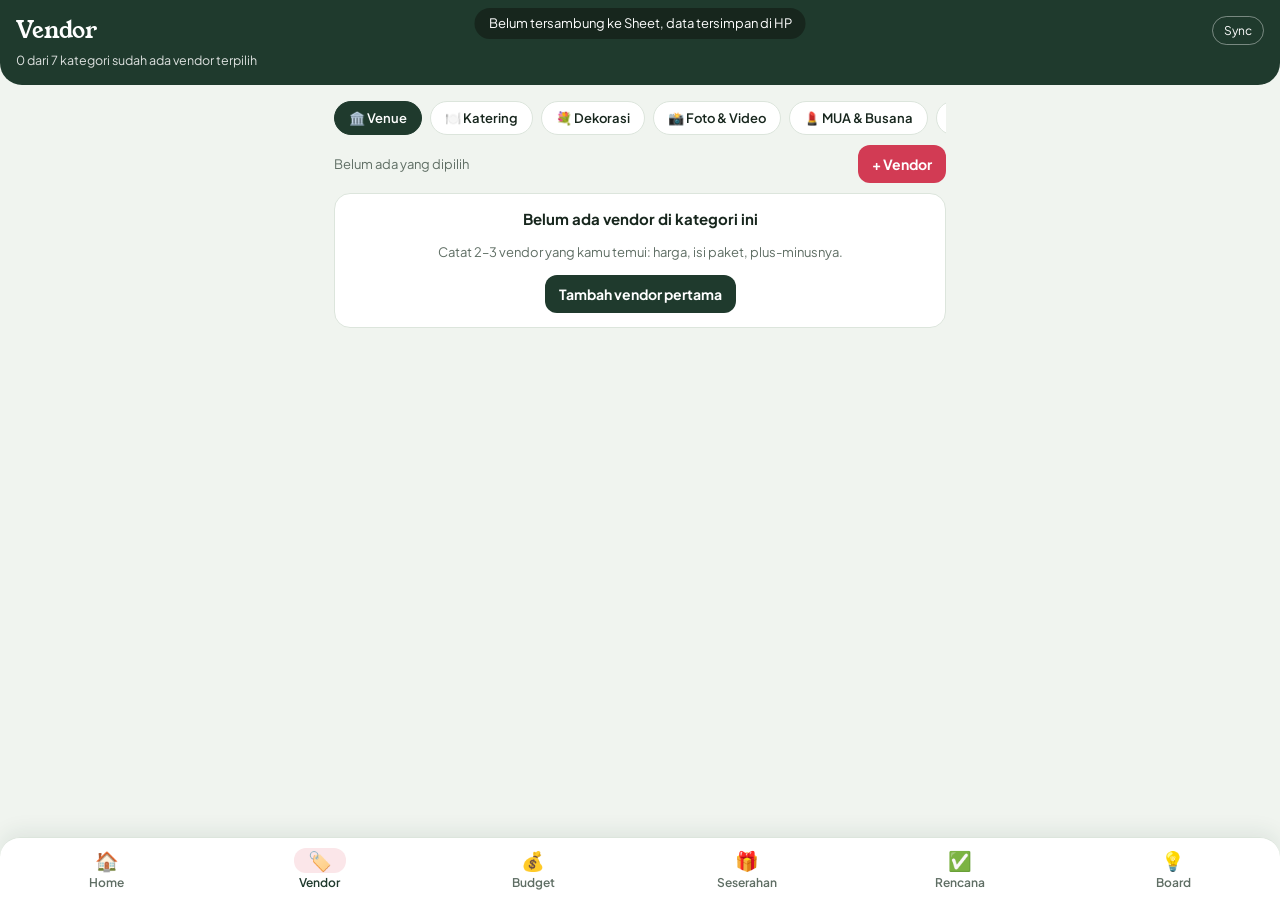
<file: vendor.html>
<!doctype html><html lang="id"><head><meta charset="utf-8"><meta name="viewport" content="width=device-width,initial-scale=1,viewport-fit=cover"><meta name="theme-color" content="#1f3a2d"><link rel="manifest" href="manifest.json"><link rel="apple-touch-icon" href="apple-touch-icon.png"><title>Vendor</title><link href="https://fonts.googleapis.com/css2?family=Young+Serif&family=Plus+Jakarta+Sans:wght@400;600;700&display=swap" rel="stylesheet"><link rel="stylesheet" href="style.css"></head><body><header><div class="hbtns"><button onclick="toast('Menyinkronkan...');sync()">Sync</button></div><h1>Vendor</h1><small id="sub"></small></header><div id="st"></div><main id="m"></main><nav></nav><script src="app.js"></script><script src="wed.js"></script><script>
renderNav('vendor');
let cat=(location.hash||'#venue').slice(1),cmp=[];
if(!CATS.some(c=>c[0]===cat))cat='venue';
const vs=()=>wl().vendors;
function pick(id,st){const v=vs().find(x=>x.id===id);if(v){v.status=st;vSave(v);toast(st==='Dipilih'?v.name+' dipilih':'Status: '+st)}}
function tcmp(id){cmp=cmp.includes(id)?cmp.filter(x=>x!==id):[...cmp,id].slice(-3);drawPage()}
function edit(id){
  const v=id?vs().find(x=>x.id===id):{id:uid(),cat,status:'Survey',name:'',contact:'',price:'',incl:'',pros:'',cons:'',note:''};
  let st=v.status;
  const m=sheet(`<h3>${id?'Edit':'Tambah'} vendor</h3>
  <label>Kategori</label><select id="f_cat">${CATS.map(c=>`<option value="${c[0]}" ${c[0]===v.cat?'selected':''}>${c[1]}</option>`).join('')}</select>
  <label>Nama vendor</label><input id="f_name" value="${esc(v.name)}" placeholder="Contoh: Gedung Sasana">
  <label>Harga paket (Rp)</label><input id="f_price" type="number" inputmode="numeric" value="${esc(v.price)}">
  <label>Isi paket (satu per baris)</label><textarea id="f_incl" rows="4" placeholder="Sewa 6 jam&#10;Kursi 300&#10;Ruang rias">${esc(v.incl)}</textarea>
  <label>Plus (+) satu per baris</label><textarea id="f_pros" rows="2">${esc(v.pros)}</textarea>
  <label>Minus (−) satu per baris</label><textarea id="f_cons" rows="2">${esc(v.cons)}</textarea>
  <label>Status</label><div class="seg" id="f_st">${STAT.map(s=>`<button type="button" data-s="${s}" class="${s===st?'on':''}">${s}</button>`).join('')}</div>
  <label>Kontak / IG</label><input id="f_contact" value="${esc(v.contact)}">
  <label>Catatan</label><input id="f_note" value="${esc(v.note)}" placeholder="Tanggal kosong? DP berapa? Syarat?">
  <div class="grid" style="margin-top:18px">${id?'<button class="btn ghost" id="f_del" style="color:#a02a3d">Hapus</button>':'<button class="btn ghost" id="f_x">Batal</button>'}<button class="btn" id="f_ok">Simpan</button></div>`);
  m.querySelector('#f_st').onclick=e=>{const b=e.target.closest('button');if(!b)return;st=b.dataset.s;m.querySelectorAll('#f_st button').forEach(x=>x.classList.toggle('on',x===b))};
  const g=k=>m.querySelector('#f_'+k).value;
  if(id)m.querySelector('#f_del').onclick=()=>{if(confirm('Hapus vendor ini?')){m.remove();vDel(id)}};else m.querySelector('#f_x').onclick=()=>m.remove();
  m.querySelector('#f_ok').onclick=()=>{if(!g('name').trim()){toast('Isi nama vendor');return}
    Object.assign(v,{cat:g('cat'),name:g('name').trim(),price:Number(g('price'))||0,incl:g('incl'),pros:g('pros'),cons:g('cons'),status:st,contact:g('contact'),note:g('note')});
    cat=v.cat;m.remove();vSave(v)};
}
function compare(){
  const a=cmp.map(id=>vs().find(x=>x.id===id)).filter(Boolean),low=Math.min(...a.filter(v=>v.price).map(v=>v.price));
  const row=(l,f)=>`<tr><th>${l}</th>${a.map(v=>`<td>${f(v)}</td>`).join('')}</tr>`;
  const L=s=>lines(s).map(x=>`<div class="ln">• ${esc(x)}</div>`).join('')||'-';
  sheet(`<h3>Bandingkan</h3><div style="overflow:auto"><table class="cmp"><tr><th></th>${a.map(v=>`<th>${esc(v.name)}</th>`).join('')}</tr>
  ${row('Harga',v=>`<span class="${v.price&&v.price===low&&a.length>1?'low':''}">${v.price?R(v.price):'-'}</span>`)}${row('Isi paket',v=>L(v.incl))}${row('Plus',v=>L(v.pros))}${row('Minus',v=>L(v.cons))}${row('Status',v=>`<span class="pill ${v.status}">${v.status}</span>`)}
  </table></div><button class="btn" style="width:100%;margin-top:14px" onclick="document.getElementById('md').remove()">Tutup</button>`);
}
window.drawPage=function(){
  const all=vs(),rank=v=>chosen(v)?0:v.status==='Coret'?3:1,mine=all.filter(v=>v.cat===cat).sort((a,b)=>rank(a)-rank(b)||(a.price||9e12)-(b.price||9e12));
  const done=CATS.filter(c=>c[0]!=='lain'&&all.some(v=>v.cat===c[0]&&chosen(v))).length;
  $('#sub').textContent=done+' dari '+(CATS.length-1)+' kategori sudah ada vendor terpilih';
  const sel=mine.find(chosen);
  $('#m').innerHTML=`<div class="scroll">${CATS.map(c=>`<button class="${c[0]===cat?'on':''} ${all.some(v=>v.cat===c[0]&&chosen(v))?'ok':''}" onclick="cat='${c[0]}';history.replaceState(0,0,'#'+cat);cmp=[];drawPage()">${c[2]} ${c[1]} ${all.filter(v=>v.cat===c[0]).length||''}</button>`).join('')}</div>
  <div class="row" style="margin-bottom:10px"><span class="mute">${sel?'Terpilih: <b>'+esc(sel.name)+'</b> · '+R(sel.price):'Belum ada yang dipilih'}</span><button class="btn berry" onclick="edit()">+ Vendor</button></div>
  ${mine.length?mine.map(v=>`<div class="vc ${chosen(v)?'pick':''} ${v.status==='Coret'?'out':''}">
   <div class="row"><h4>${esc(v.name)}</h4><span class="pill ${v.status}">${v.status}</span></div>
   <div class="price">${v.price?R(v.price):'Harga belum diisi'}</div>
   ${lines(v.incl).length?'<div class="mute"><b>Isi paket</b>'+lines(v.incl).map(x=>'<div class="ln">• '+esc(x)+'</div>').join('')+'</div>':''}
   ${lines(v.pros).length||lines(v.cons).length?`<div class="pm"><div><b>Plus</b>${lines(v.pros).map(x=>'<div class="ln">+ '+esc(x)+'</div>').join('')||'-'}</div><div><b>Minus</b>${lines(v.cons).map(x=>'<div class="ln">− '+esc(x)+'</div>').join('')||'-'}</div></div>`:''}
   ${v.contact||v.note?`<div class="mute">${esc([v.contact,v.note].filter(Boolean).join(' · '))}</div>`:''}
   <div class="row" style="margin-top:10px;justify-content:flex-start;flex-wrap:wrap">
    ${chosen(v)?'':`<button class="btn" onclick="pick('${v.id}','Dipilih')">Pilih ini</button>`}
    ${v.status==='Dipilih'?`<button class="btn ghost" onclick="pick('${v.id}','Booked')">Sudah booking</button>`:''}
    ${!chosen(v)&&v.status==='Survey'?`<button class="btn ghost" onclick="pick('${v.id}','Shortlist')">Shortlist</button>`:''}
    <button class="btn ghost" onclick="edit('${v.id}')">Edit</button>
    <label class="mute" style="margin:0 0 0 auto"><input type="checkbox" ${cmp.includes(v.id)?'checked':''} onchange="tcmp('${v.id}')"> bandingkan</label></div></div>`).join('')
  :'<div class="card" style="text-align:center"><b>Belum ada vendor di kategori ini</b><p class="mute">Catat 2–3 vendor yang kamu temui: harga, isi paket, plus-minusnya.</p><button class="btn" onclick="edit()">Tambah vendor pertama</button></div>'}
  ${cmp.length>1?'<div class="cbar"><button class="btn berry" onclick="compare()">Bandingkan '+cmp.length+' vendor</button></div>':''}`;
};
drawPage();
</script></body></html>
</file>
<file: style.css>
:root{--bg:#f0f4ef;--card:#fff;--ink:#17261d;--mute:#5f6e64;--wine:#1f3a2d;--gold:#d23b54;--sage:#3e8e5e;--line:#dce5dc}
*{box-sizing:border-box}
body{margin:0;background:var(--bg);color:var(--ink);font:15px/1.45 'Plus Jakarta Sans',system-ui,sans-serif;padding-bottom:76px}
h1,.num{font-family:'Young Serif',Georgia,serif;font-weight:400}
header{background:var(--wine);color:#fff;padding:calc(18px + env(safe-area-inset-top)) 18px 22px;text-align:center;position:relative}
header h1{margin:0;font-size:22px}
header small{opacity:.85;display:block}
.hbtns{position:absolute;top:calc(18px + env(safe-area-inset-top));right:12px;display:flex;gap:6px}
.hbtns button{background:none;border:1px solid #fff6;color:#fff;border-radius:8px;padding:4px 10px;font:inherit}
main{padding:14px;max-width:640px;margin:auto}
.card{background:var(--card);border:1px solid var(--line);border-radius:12px;padding:14px;margin-bottom:12px}
.big{font-size:34px;color:var(--wine);line-height:1}
.row{display:flex;gap:10px;justify-content:space-between;align-items:center}
.grid{display:grid;grid-template-columns:1fr 1fr;gap:10px}
.mute{color:var(--mute);font-size:13px}
.bar{height:9px;background:var(--line);border-radius:5px;overflow:hidden;margin:6px 0}
.bar i{display:block;height:100%;background:var(--sage)}
nav{position:fixed;bottom:0;left:0;right:0;display:flex;background:#fff;border-top:1px solid var(--line);padding-bottom:env(safe-area-inset-bottom);z-index:100}
nav button{flex:1;padding:10px 0;border:0;background:none;font:600 12px 'Plus Jakarta Sans',sans-serif;color:var(--mute);display:flex;flex-direction:column;align-items:center;gap:2px}
nav button.on{color:var(--wine);box-shadow:inset 0 3px var(--wine)}
nav button .ic{font-size:19px;line-height:1}
.chips{display:flex;gap:8px;margin-bottom:10px}
.chips button{border:1px solid var(--line);background:#fff;border-radius:20px;padding:6px 14px;font:inherit}
.chips .on{background:var(--wine);color:#fff;border-color:var(--wine)}
input[type=search],input[type=date],input[type=number],input[type=url],input[type=text]{width:100%;padding:9px;border:1px solid var(--line);border-radius:8px;font:inherit;background:#fff}
.it{display:flex;gap:12px;align-items:flex-start}
.it input[type=checkbox]{width:22px;height:22px;accent-color:var(--sage);margin-top:2px}
.it .t{flex:1}
.done .nm{text-decoration:line-through;color:var(--mute)}
.tag{font-size:12px;color:var(--gold);font-weight:600}
.ex{display:grid;grid-template-columns:1fr 1fr;gap:8px;margin-top:10px}
.ex label{font-size:12px;color:var(--mute)}
.leg{display:flex;align-items:center;gap:8px;font-size:13px;margin:3px 0}
.leg b{width:10px;height:10px;border-radius:3px}
#st{position:fixed;top:8px;left:50%;transform:translateX(-50%);background:var(--ink);color:#fff;padding:6px 14px;border-radius:20px;font-size:13px;display:none;z-index:9999}
.badge{display:inline-block;font-size:12px;padding:2px 9px;border-radius:10px;background:#ffffff30;margin-top:6px}
.couple{font:italic 600 15px 'Young Serif',Georgia,serif;margin:3px 0 6px;opacity:.95}
#md{position:fixed;inset:0;background:#0007;z-index:10000;display:flex;align-items:flex-end;justify-content:center}
.mc{background:#fff;width:100%;max-width:560px;max-height:92vh;overflow:auto;border-radius:16px 16px 0 0;padding:18px 18px calc(18px + env(safe-area-inset-bottom))}
.mc h3{margin:0;font-family:'Young Serif',Georgia,serif;color:var(--wine);font-size:20px}
.mc label{display:block;font-size:13px;color:var(--mute);margin:12px 0 4px}
.mc hr{border:0;border-top:1px solid var(--line);margin:18px 0 4px}
.mc .sec{font-size:11px;letter-spacing:.08em;color:var(--gold);font-weight:600;margin-top:12px}
.pencil{border:0;background:none;font-size:17px;padding:6px 4px;cursor:pointer;line-height:1}
.realbox{margin-top:12px;padding-top:12px;border-top:1px dashed var(--line)}
.realbox .sec{font-size:11px;letter-spacing:.08em;color:var(--gold);font-weight:600;margin-bottom:6px}
.realbox label{display:block;font-size:12px;color:var(--mute);margin:6px 0 3px}
.menu-item{display:flex;gap:14px;align-items:center;padding:16px 14px;background:var(--card);border:1px solid var(--line);border-radius:12px;margin-bottom:10px;cursor:pointer;text-decoration:none;color:var(--ink)}
.menu-item:active{background:#faf0ea}
.menu-icon{width:48px;height:48px;display:flex;align-items:center;justify-content:center;font-size:24px;border-radius:10px;flex-shrink:0}
.menu-text{flex:1}
.menu-text b{display:block;font-size:16px;margin-bottom:2px}
.menu-text small{color:var(--mute);font-size:13px}
.menu-arrow{color:var(--mute);font-size:22px}
.plan-sec{margin-bottom:18px}
.plan-sec>h3{margin:0 0 8px;font-family:'Young Serif',Georgia,serif;color:var(--wine);font-size:17px}
.plan-task{display:flex;gap:10px;align-items:flex-start;padding:10px 12px;background:#fff;border:1px solid var(--line);border-radius:10px;margin-bottom:6px}
.plan-task input[type=checkbox]{width:22px;height:22px;accent-color:var(--sage);margin-top:1px}
.plan-task .cat{font-size:11px;color:var(--gold);font-weight:600}
.plan-task .t{flex:1}
.plan-task.done .t>span:last-child{text-decoration:line-through;color:var(--mute)}
.board-sec{margin-bottom:24px}
.board-sec h3{margin:0 0 10px;font-family:'Young Serif',Georgia,serif;color:var(--wine);font-size:18px;display:flex;justify-content:space-between;align-items:center}
.board-grid{display:grid;grid-template-columns:1fr 1fr;gap:10px}
@media(max-width:400px){.board-grid{grid-template-columns:1fr}}
.board-card{background:#fff;border:1px solid var(--line);border-radius:12px;overflow:hidden;display:flex;flex-direction:column;position:relative}
.board-card .img{width:100%;height:140px;object-fit:cover;background:#eee;display:block}
.board-card .img.empty{display:flex;align-items:center;justify-content:center;font-size:30px;color:#ccc}
.board-card .body{padding:10px 12px;flex:1;display:flex;flex-direction:column}
.board-card .body b{font-size:14px;margin-bottom:4px}
.board-card .body small{color:var(--mute);font-size:12px;line-height:1.3;display:-webkit-box;-webkit-line-clamp:3;-webkit-box-orient:vertical;overflow:hidden}
.board-card .del-btn{position:absolute;top:6px;right:6px;background:#0007;color:#fff;border:0;border-radius:50%;width:24px;height:24px;font-size:12px;cursor:pointer;display:flex;align-items:center;justify-content:center}

/* ===== tema baru: daun & stroberi ===== */
:root{--berry:#d23b54;--tint:#fbe6e9;--leaf:#1f3a2d}
h1,h2,h3,.num,.couple{font-weight:400;font-synthesis:none}
header{display:flex;flex-wrap:wrap;align-items:center;gap:4px 10px;text-align:left;padding:calc(14px + env(safe-area-inset-top)) 16px 16px;border-radius:0 0 22px 22px}
header>*{order:3;flex-basis:100%}header h1{order:1;flex:1;font-size:23px}.hbtns{order:2;position:static;flex-basis:auto}
.couple{font-style:normal;font-size:14px}.hbtns button{border-radius:20px;font-size:12px;padding:5px 11px}
.card,.menu-item,.plan-task,.plan-sec,.board-card{border-radius:16px}
nav{border-radius:20px 20px 0 0;box-shadow:0 -6px 20px #1f3a2d14}
nav button.on{box-shadow:none;color:var(--leaf)}nav button.on .ic{background:var(--tint);border-radius:12px;padding:3px 14px}
nav button .ic{padding:3px 14px}
.hero{background:var(--leaf);color:#fff;border-radius:22px;padding:20px 18px;margin-bottom:12px}
.hero h2{margin:0;font-size:30px;line-height:1.1}.hero p{margin:6px 0 16px;opacity:.85}
.strip{position:relative;height:6px;background:#ffffff30;border-radius:4px;margin:26px 4px 6px}
.strip i{position:absolute;left:0;top:0;bottom:0;background:#fff;border-radius:4px}
.strip b{position:absolute;top:-6px;width:18px;height:18px;margin-left:-9px;border-radius:50%;background:var(--berry);border:3px solid #fff}
.strip em{position:absolute;top:-26px;transform:translateX(-50%);font:700 12px 'Plus Jakarta Sans';font-style:normal;white-space:nowrap}
.mon{display:flex;justify-content:space-between;font-size:11px;opacity:.75}
.tiles{display:grid;grid-template-columns:1fr 1fr;gap:10px;margin-bottom:12px}
.tile{background:#fff;border:1px solid var(--line);border-radius:16px;padding:12px 14px;color:var(--ink);text-decoration:none}
.tile .num{font-size:22px;display:block}.tile span{font-size:12px;color:var(--mute)}
.next{display:flex;gap:12px;align-items:center;background:var(--tint);border-radius:16px;padding:14px;margin-bottom:12px;color:var(--ink);text-decoration:none}
.next b{display:block}.next small{color:var(--mute)}.next .go{margin-left:auto;font-size:22px;color:var(--berry)}
.scroll{display:flex;gap:8px;overflow-x:auto;padding:2px 0 10px;scrollbar-width:none}.scroll::-webkit-scrollbar{display:none}
.scroll button{flex:none;border:1px solid var(--line);background:#fff;border-radius:22px;padding:8px 14px;font:600 13px 'Plus Jakarta Sans';color:var(--ink)}
.scroll button.on{background:var(--leaf);color:#fff;border-color:var(--leaf)}.scroll button.ok:not(.on){border-color:var(--sage);color:var(--sage)}
.vc{background:#fff;border:1px solid var(--line);border-radius:16px;padding:14px;margin-bottom:10px}
.vc.pick{border:2px solid var(--sage)}.vc.out{opacity:.55}
.vc h4{margin:0;font-size:16px}.price{font:400 20px 'Young Serif',serif;color:var(--leaf);margin:2px 0 8px}
.pill{font-size:11px;font-weight:700;padding:3px 10px;border-radius:12px;background:#e9eee9;color:var(--mute)}
.pill.Shortlist{background:#fdf0cc;color:#8a6a0a}.pill.Dipilih{background:#d9efe1;color:#1f6a40}.pill.Booked{background:var(--leaf);color:#fff}.pill.Coret{background:#f6dadd;color:#a02a3d}
.pm{display:grid;grid-template-columns:1fr 1fr;gap:8px;margin:8px 0;font-size:13px}.pm div{border-radius:10px;padding:8px 10px;background:#eef6f0}.pm div+div{background:var(--tint)}
.pm b{display:block;font-size:12px;margin-bottom:2px}.ln{margin:2px 0}
.btn{padding:10px 14px;border:0;border-radius:12px;font:700 14px 'Plus Jakarta Sans',sans-serif;background:var(--leaf);color:#fff}
.btn.ghost{background:none;border:1px solid var(--line);color:var(--ink)}.btn.berry{background:var(--berry)}
.seg{display:flex;flex-wrap:wrap;gap:6px}.seg button{border:1px solid var(--line);background:#fff;border-radius:20px;padding:8px 12px;font:600 13px 'Plus Jakarta Sans'}.seg .on{background:var(--leaf);color:#fff;border-color:var(--leaf)}
.mc textarea,.mc select{width:100%;padding:9px;border:1px solid var(--line);border-radius:8px;font:inherit;background:#fff}
.cmp{width:100%;border-collapse:collapse;font-size:13px}.cmp td,.cmp th{border-bottom:1px solid var(--line);padding:8px 6px;vertical-align:top;text-align:left}.cmp th{font-weight:700}.cmp .low{color:var(--sage);font-weight:700}
.cbar{position:fixed;left:14px;right:14px;bottom:calc(84px + env(safe-area-inset-bottom));z-index:90}
.cbar .btn{width:100%;box-shadow:0 6px 18px #0003}
</file>
